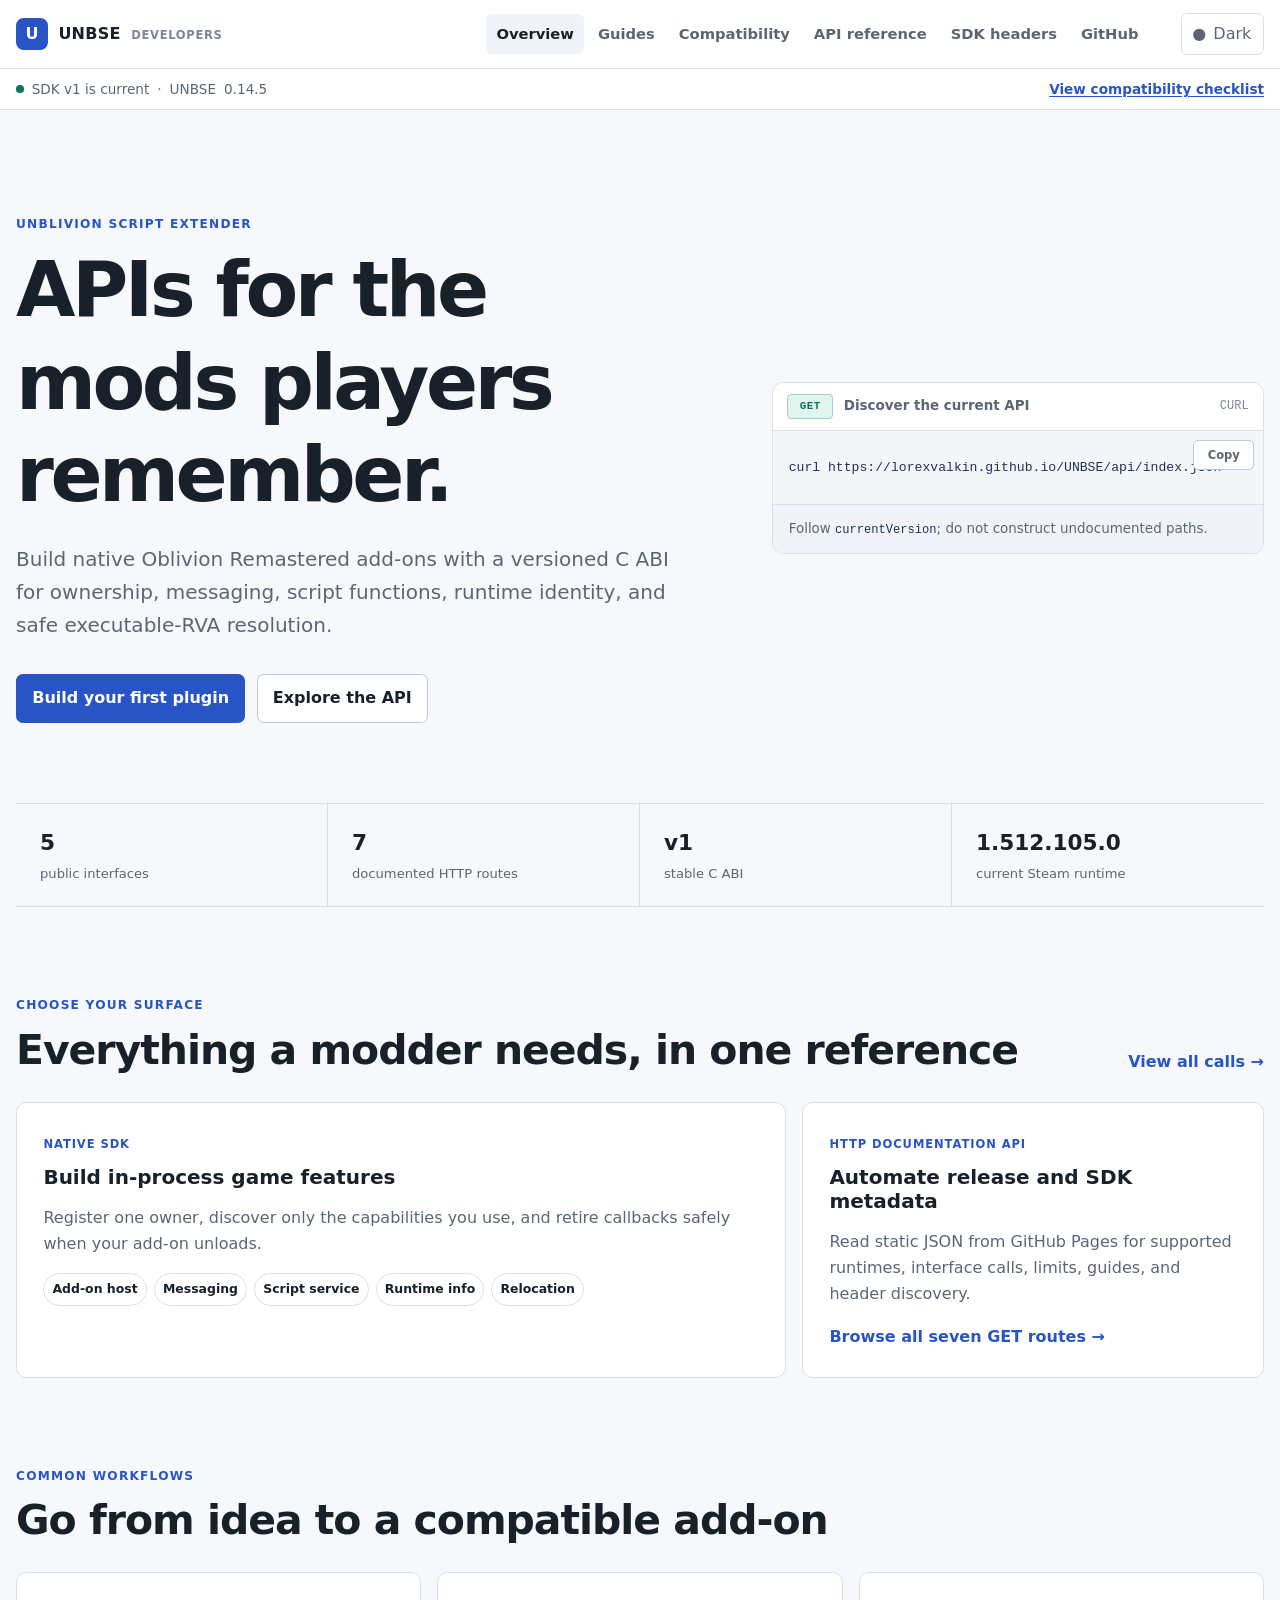
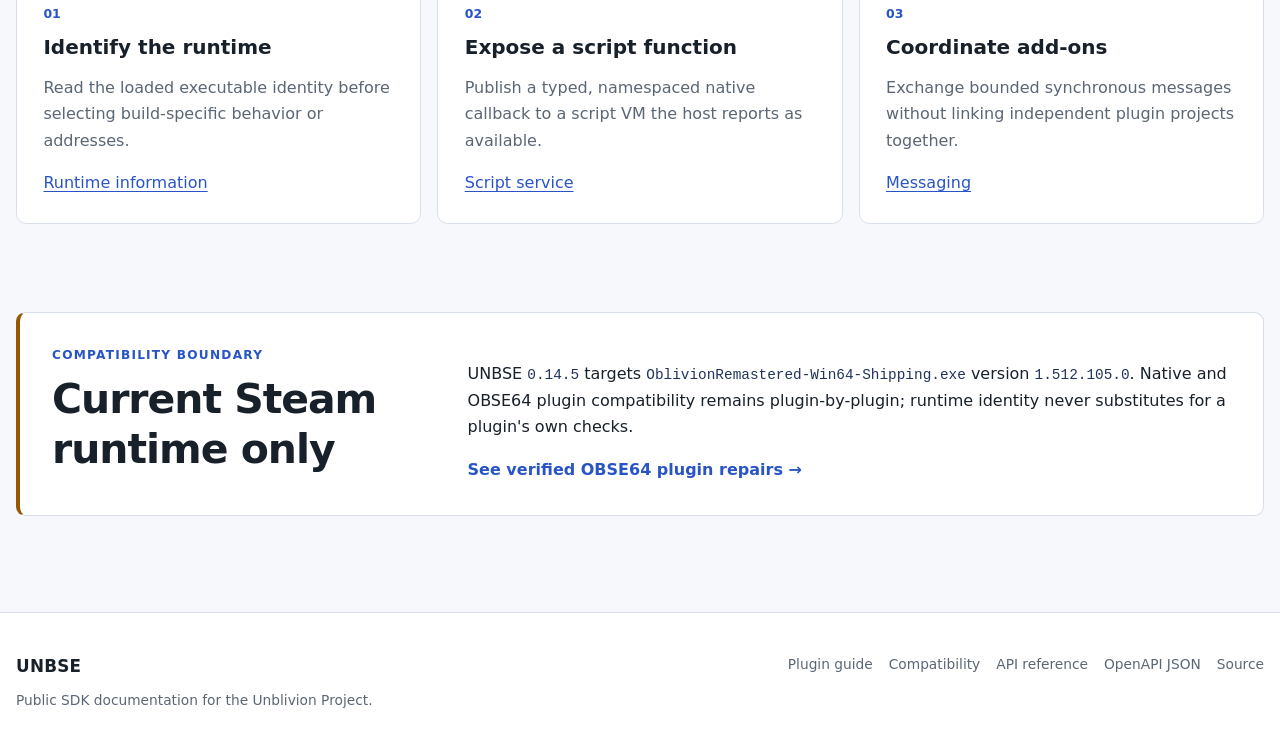
<file: docs/index.html>
<!DOCTYPE html>
<html lang="en">
<head>
  <meta charset="utf-8">
  <meta name="viewport" content="width=device-width, initial-scale=1">
  <meta name="description" content="UNBSE API documentation, SDK calls, compatibility metadata, and native plugin guides for Oblivion Remastered modders.">
  <meta name="color-scheme" content="light dark">
  <title>UNBSE Developer Documentation</title>
  <script>
    document.documentElement.classList.add("js");
    try {
      const savedTheme = localStorage.getItem("unbse-theme");
      if (savedTheme === "light" || savedTheme === "dark") {
        document.documentElement.dataset.theme = savedTheme;
      }
    } catch (_) {}
  </script>
  <link rel="stylesheet" href="styles.css">
  <script src="site.js" defer></script>
</head>
<body>
  <a class="skip-link" href="#main-content">Skip to content</a>

  <header class="site-header">
    <div class="header-inner">
      <a class="brand" href="./" aria-label="UNBSE developer documentation home">
        <span class="brand-mark" aria-hidden="true">U</span>
        <span>UNBSE <small>Developers</small></span>
      </a>
      <nav class="primary-nav" aria-label="Primary navigation">
        <a aria-current="page" href="./">Overview</a>
        <a href="plugin-development.html">Guides</a>
        <a href="compatibility.html">Compatibility</a>
        <a href="api-reference.html">API reference</a>
        <a href="api-reference.html#sdk-headers">SDK headers</a>
        <a href="https://github.com/LorexValkin/UNBSE">GitHub</a>
      </nav>
      <button class="theme-toggle" type="button" data-theme-toggle aria-label="Switch color theme">
        <span aria-hidden="true" data-theme-icon>◐</span>
        <span data-theme-label>Theme</span>
      </button>
    </div>
  </header>

  <div class="release-strip" role="status">
    <div>
      <span class="status-dot" aria-hidden="true"></span>
      SDK v1 is current
      <span aria-hidden="true">·</span>
      UNBSE <span data-release-version>0.14.5</span>
      <a href="compatibility.html">View compatibility checklist</a>
    </div>
  </div>

  <main id="main-content" class="home-main">
    <section class="hero">
      <div>
        <p class="eyebrow">Unblivion Script Extender</p>
        <h1>APIs for the mods players remember.</h1>
        <p class="lede">
          Build native Oblivion Remastered add-ons with a versioned C ABI for
          ownership, messaging, script functions, runtime identity, and safe
          executable-RVA resolution.
        </p>
        <div class="actions">
          <a class="button primary" href="plugin-development.html">Build your first plugin</a>
          <a class="button" href="api-reference.html">Explore the API</a>
        </div>
      </div>
      <section class="quickstart-card" aria-labelledby="quickstart-title">
        <div class="code-heading">
          <div>
            <span class="method-badge get">GET</span>
            <strong id="quickstart-title">Discover the current API</strong>
          </div>
          <span class="code-language">curl</span>
        </div>
        <pre data-copy data-copy-label="Curl request for API discovery"><code>curl https://lorexvalkin.github.io/UNBSE/api/index.json</code></pre>
        <p>Follow <code>currentVersion</code>; do not construct undocumented paths.</p>
      </section>
    </section>

    <section class="stats" aria-label="Current SDK summary">
      <div><strong>5</strong><span>public interfaces</span></div>
      <div><strong>7</strong><span>documented HTTP routes</span></div>
      <div><strong>v1</strong><span>stable C ABI</span></div>
      <div><strong>1.512.105.0</strong><span>current Steam runtime</span></div>
    </section>

    <section class="section-block" aria-labelledby="choose-surface">
      <div class="section-heading">
        <div>
          <p class="eyebrow">Choose your surface</p>
          <h2 id="choose-surface">Everything a modder needs, in one reference</h2>
        </div>
        <a class="text-link" href="api-reference.html">View all calls <span aria-hidden="true">→</span></a>
      </div>
      <div class="surface-grid">
        <article class="surface-card featured">
          <span class="card-kicker">Native SDK</span>
          <h3>Build in-process game features</h3>
          <p>Register one owner, discover only the capabilities you use, and retire callbacks safely when your add-on unloads.</p>
          <ul class="inline-list">
            <li><a href="api-reference.html#sdk-addon-host">Add-on host</a></li>
            <li><a href="api-reference.html#sdk-messaging">Messaging</a></li>
            <li><a href="api-reference.html#sdk-script-service">Script service</a></li>
            <li><a href="api-reference.html#sdk-runtime-info">Runtime info</a></li>
            <li><a href="api-reference.html#sdk-relocation">Relocation</a></li>
          </ul>
        </article>
        <article class="surface-card">
          <span class="card-kicker">HTTP documentation API</span>
          <h3>Automate release and SDK metadata</h3>
          <p>Read static JSON from GitHub Pages for supported runtimes, interface calls, limits, guides, and header discovery.</p>
          <a class="text-link" href="api-reference.html#http-api">Browse all seven GET routes <span aria-hidden="true">→</span></a>
        </article>
      </div>
    </section>

    <section class="section-block" aria-labelledby="modder-workflows">
      <div class="section-heading">
        <div>
          <p class="eyebrow">Common workflows</p>
          <h2 id="modder-workflows">Go from idea to a compatible add-on</h2>
        </div>
      </div>
      <div class="workflow-grid">
        <article>
          <span class="step-number">01</span>
          <h3>Identify the runtime</h3>
          <p>Read the loaded executable identity before selecting build-specific behavior or addresses.</p>
          <a href="api-reference.html#sdk-runtime-info">Runtime information</a>
        </article>
        <article>
          <span class="step-number">02</span>
          <h3>Expose a script function</h3>
          <p>Publish a typed, namespaced native callback to a script VM the host reports as available.</p>
          <a href="api-reference.html#sdk-script-service">Script service</a>
        </article>
        <article>
          <span class="step-number">03</span>
          <h3>Coordinate add-ons</h3>
          <p>Exchange bounded synchronous messages without linking independent plugin projects together.</p>
          <a href="api-reference.html#sdk-messaging">Messaging</a>
        </article>
      </div>
    </section>

    <section id="compatibility" class="compatibility-callout" aria-labelledby="current-target">
      <div>
        <p class="eyebrow">Compatibility boundary</p>
        <h2 id="current-target">Current Steam runtime only</h2>
      </div>
      <div>
        <p>
          UNBSE <code>0.14.5</code> targets
          <code>OblivionRemastered-Win64-Shipping.exe</code> version
          <code>1.512.105.0</code>. Native and OBSE64 plugin compatibility remains
          plugin-by-plugin; runtime identity never substitutes for a plugin's own checks.
        </p>
        <a class="text-link" href="compatibility.html">See verified OBSE64 plugin repairs <span aria-hidden="true">→</span></a>
      </div>
    </section>
  </main>

  <footer class="site-footer">
    <div>
      <div>
        <a class="brand footer-brand" href="./">UNBSE</a>
        <p>Public SDK documentation for the Unblivion Project.</p>
      </div>
      <nav aria-label="Footer navigation">
        <a href="plugin-development.html">Plugin guide</a>
        <a href="compatibility.html">Compatibility</a>
        <a href="api-reference.html">API reference</a>
        <a href="api/v1/openapi.json">OpenAPI JSON</a>
        <a href="https://github.com/LorexValkin/UNBSE">Source</a>
      </nav>
    </div>
  </footer>
</body>
</html>
</file>
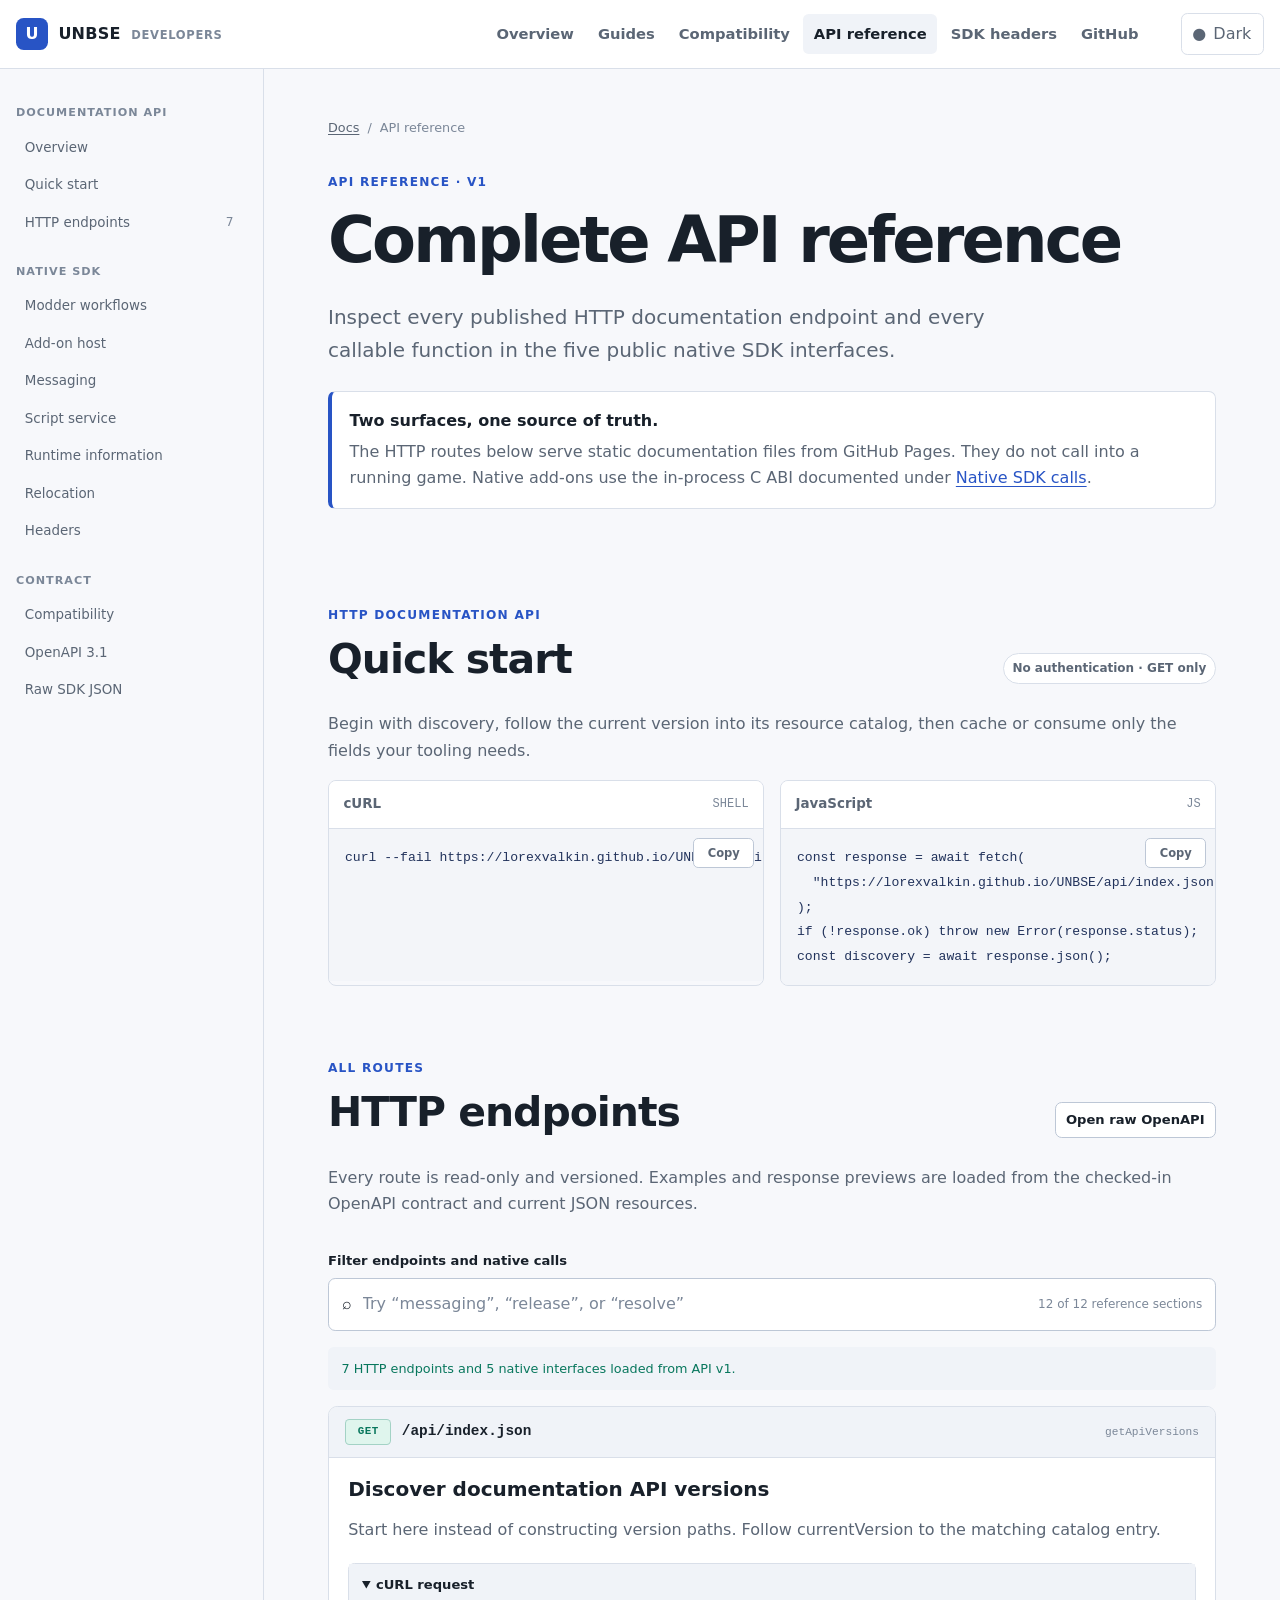
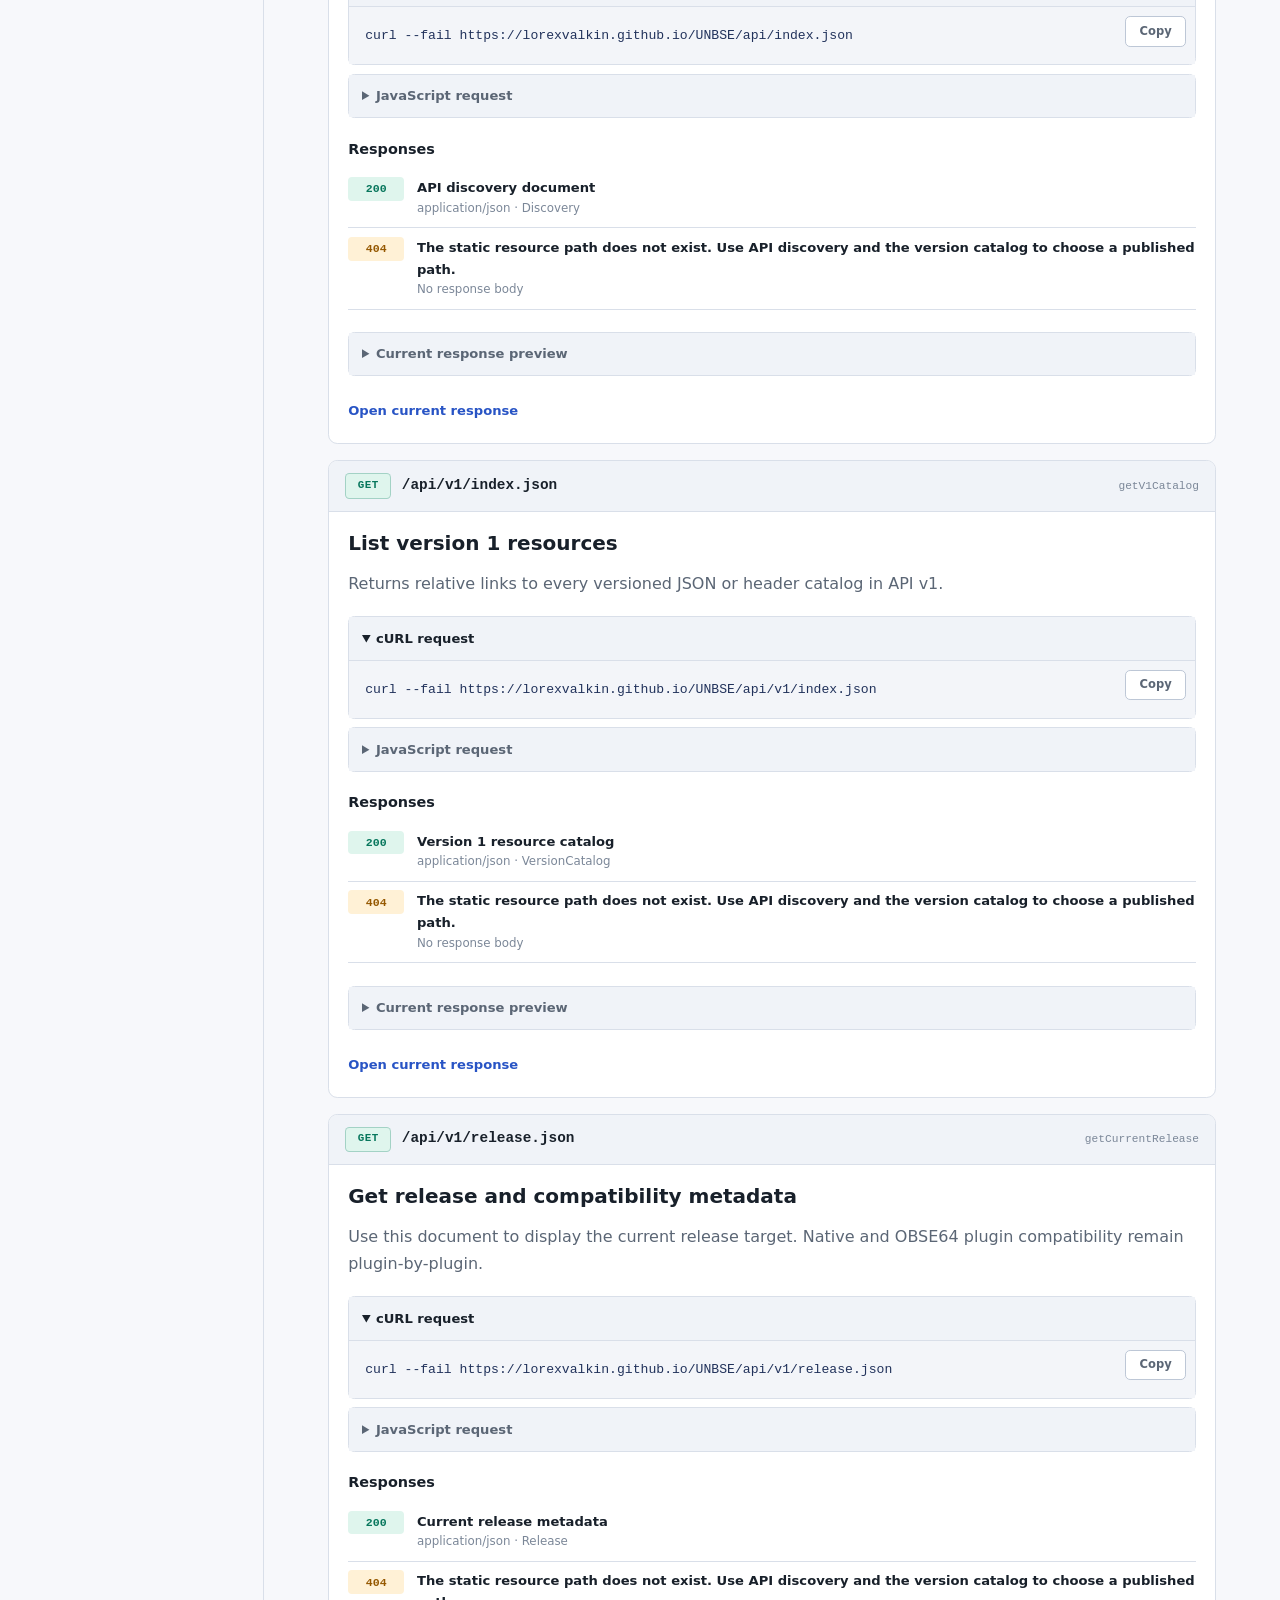
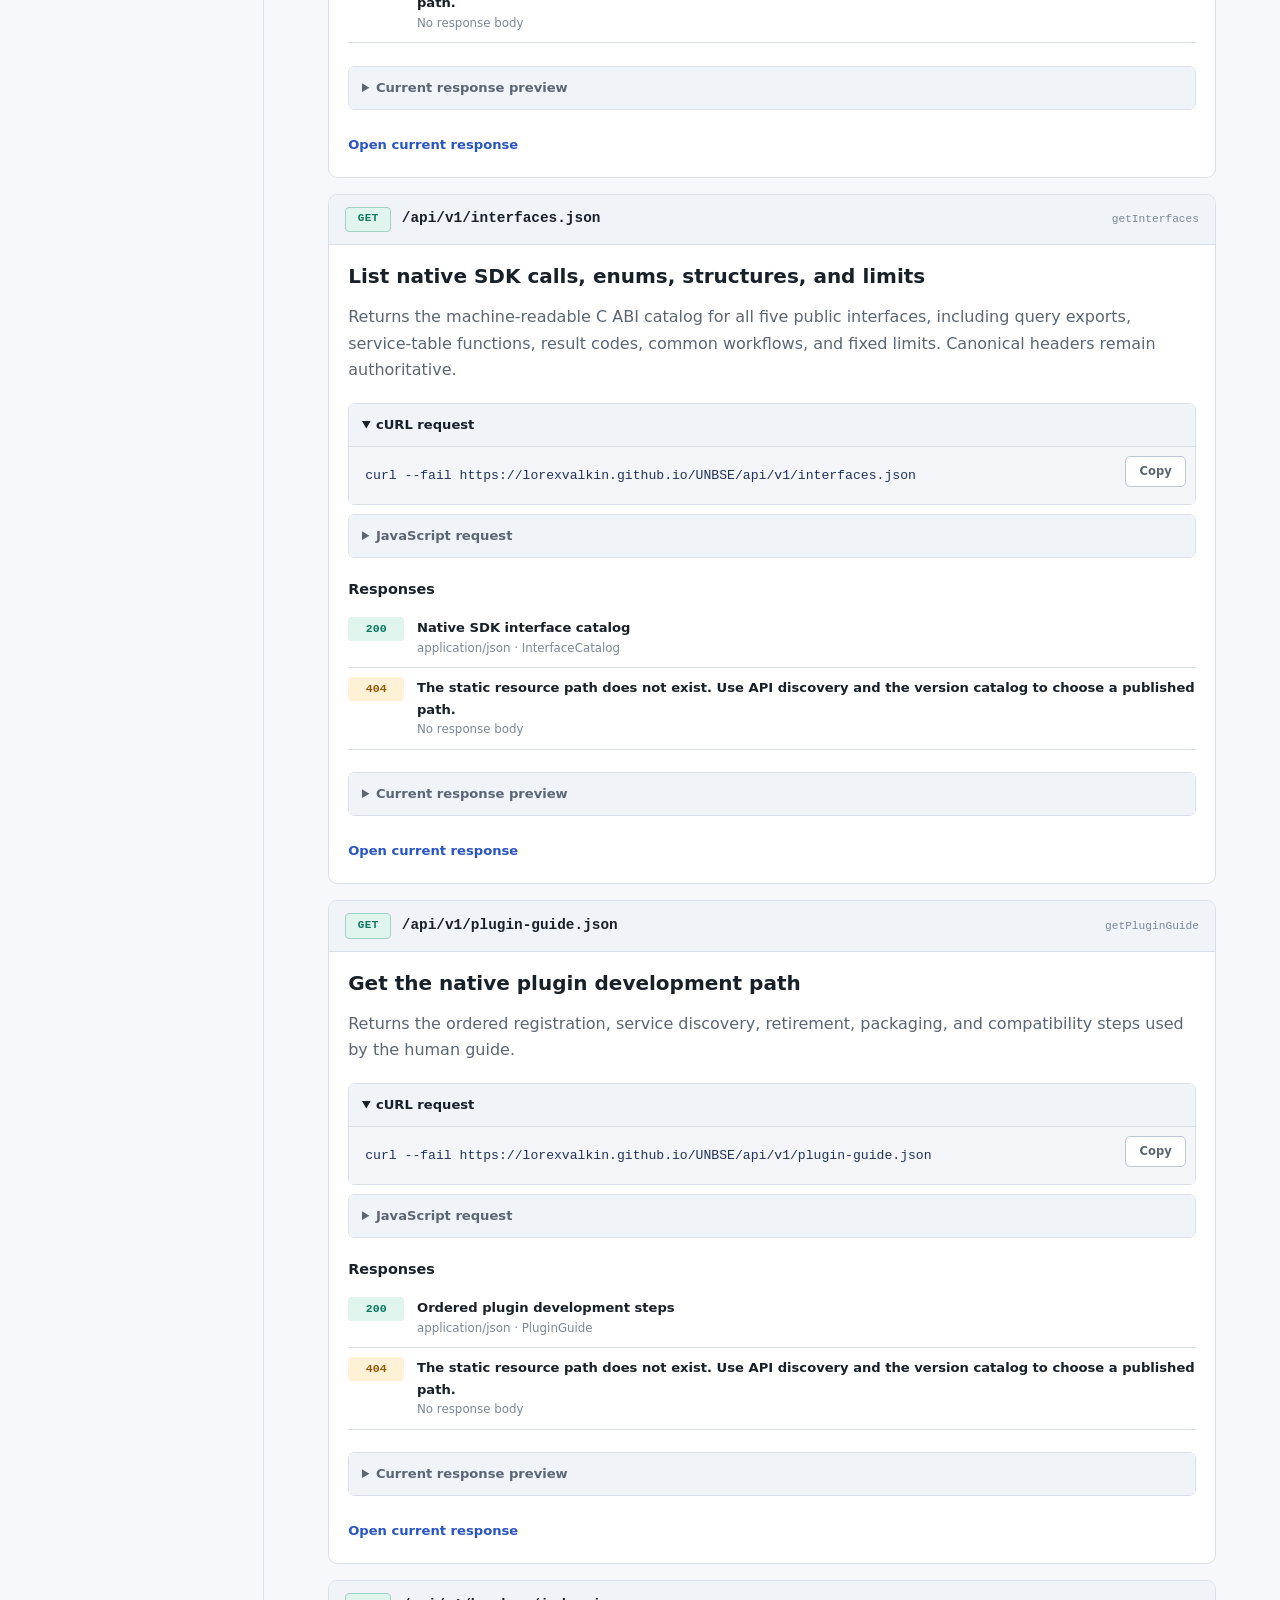
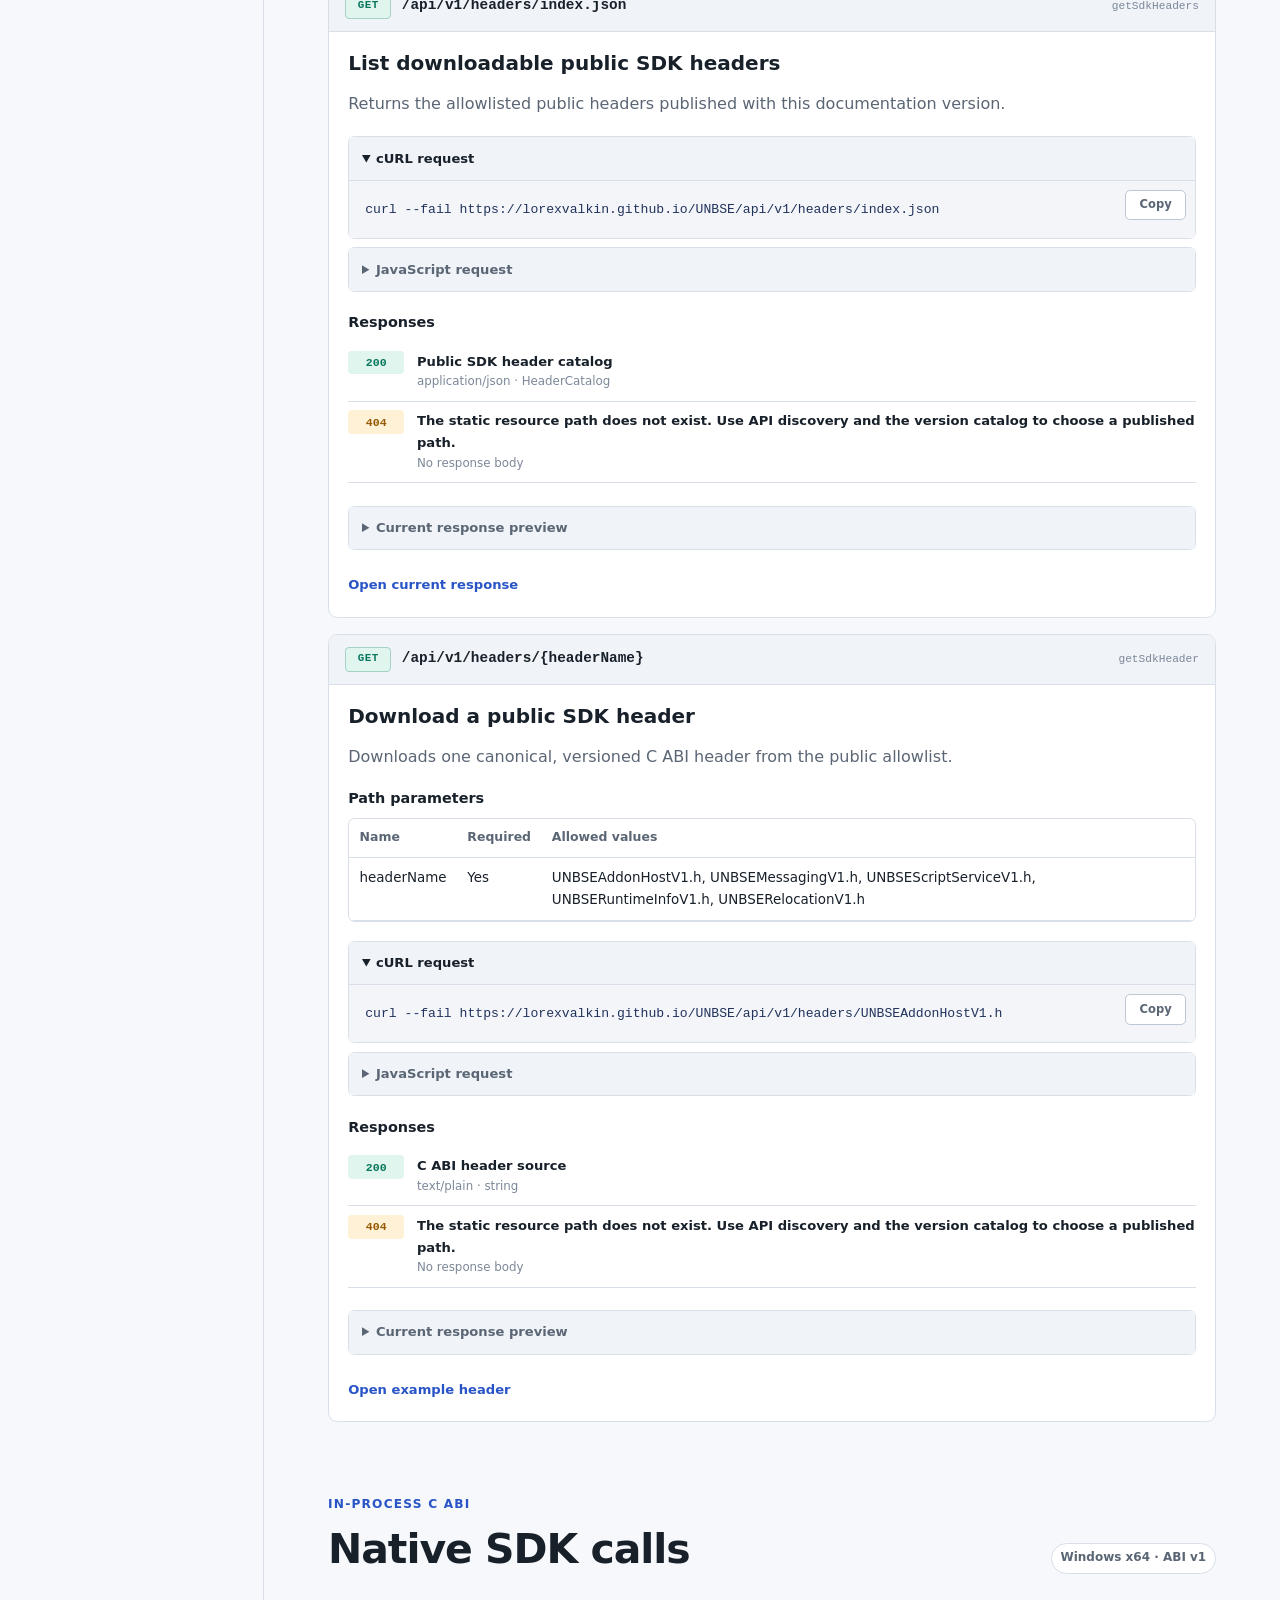
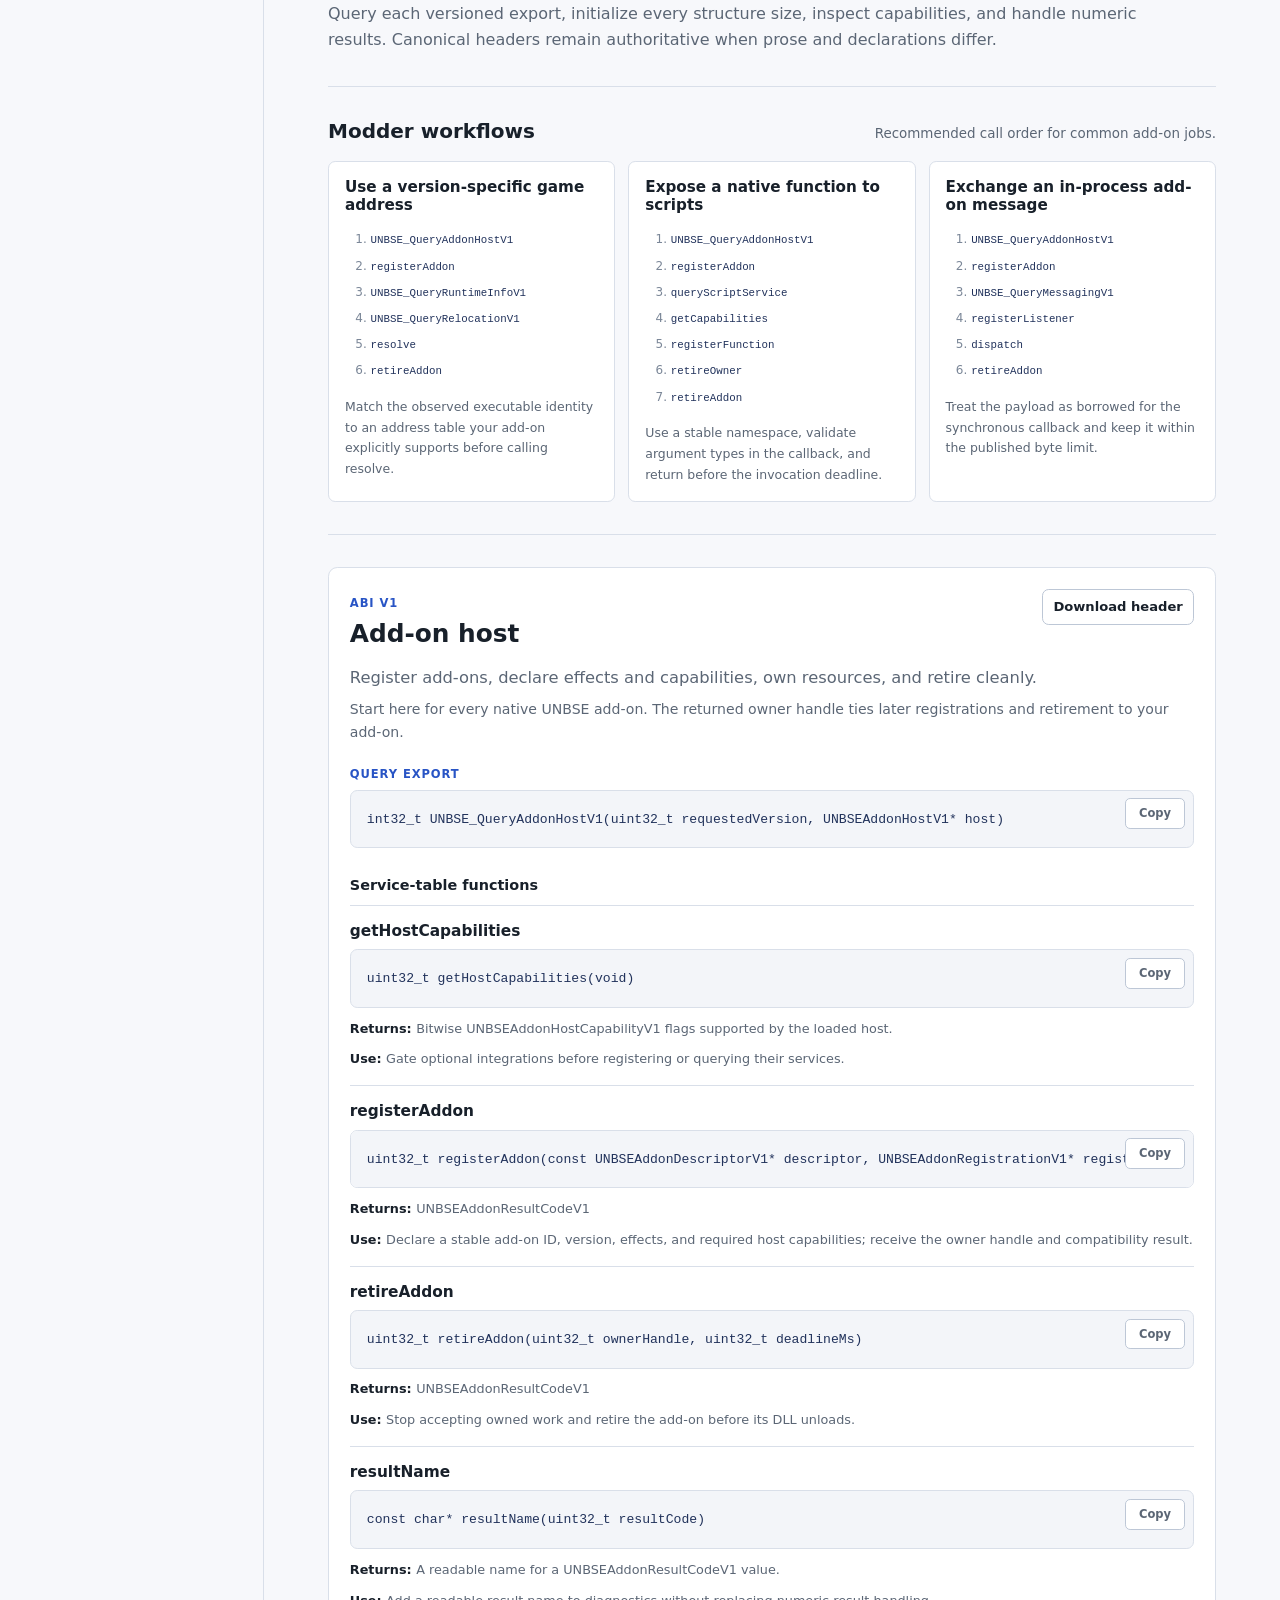
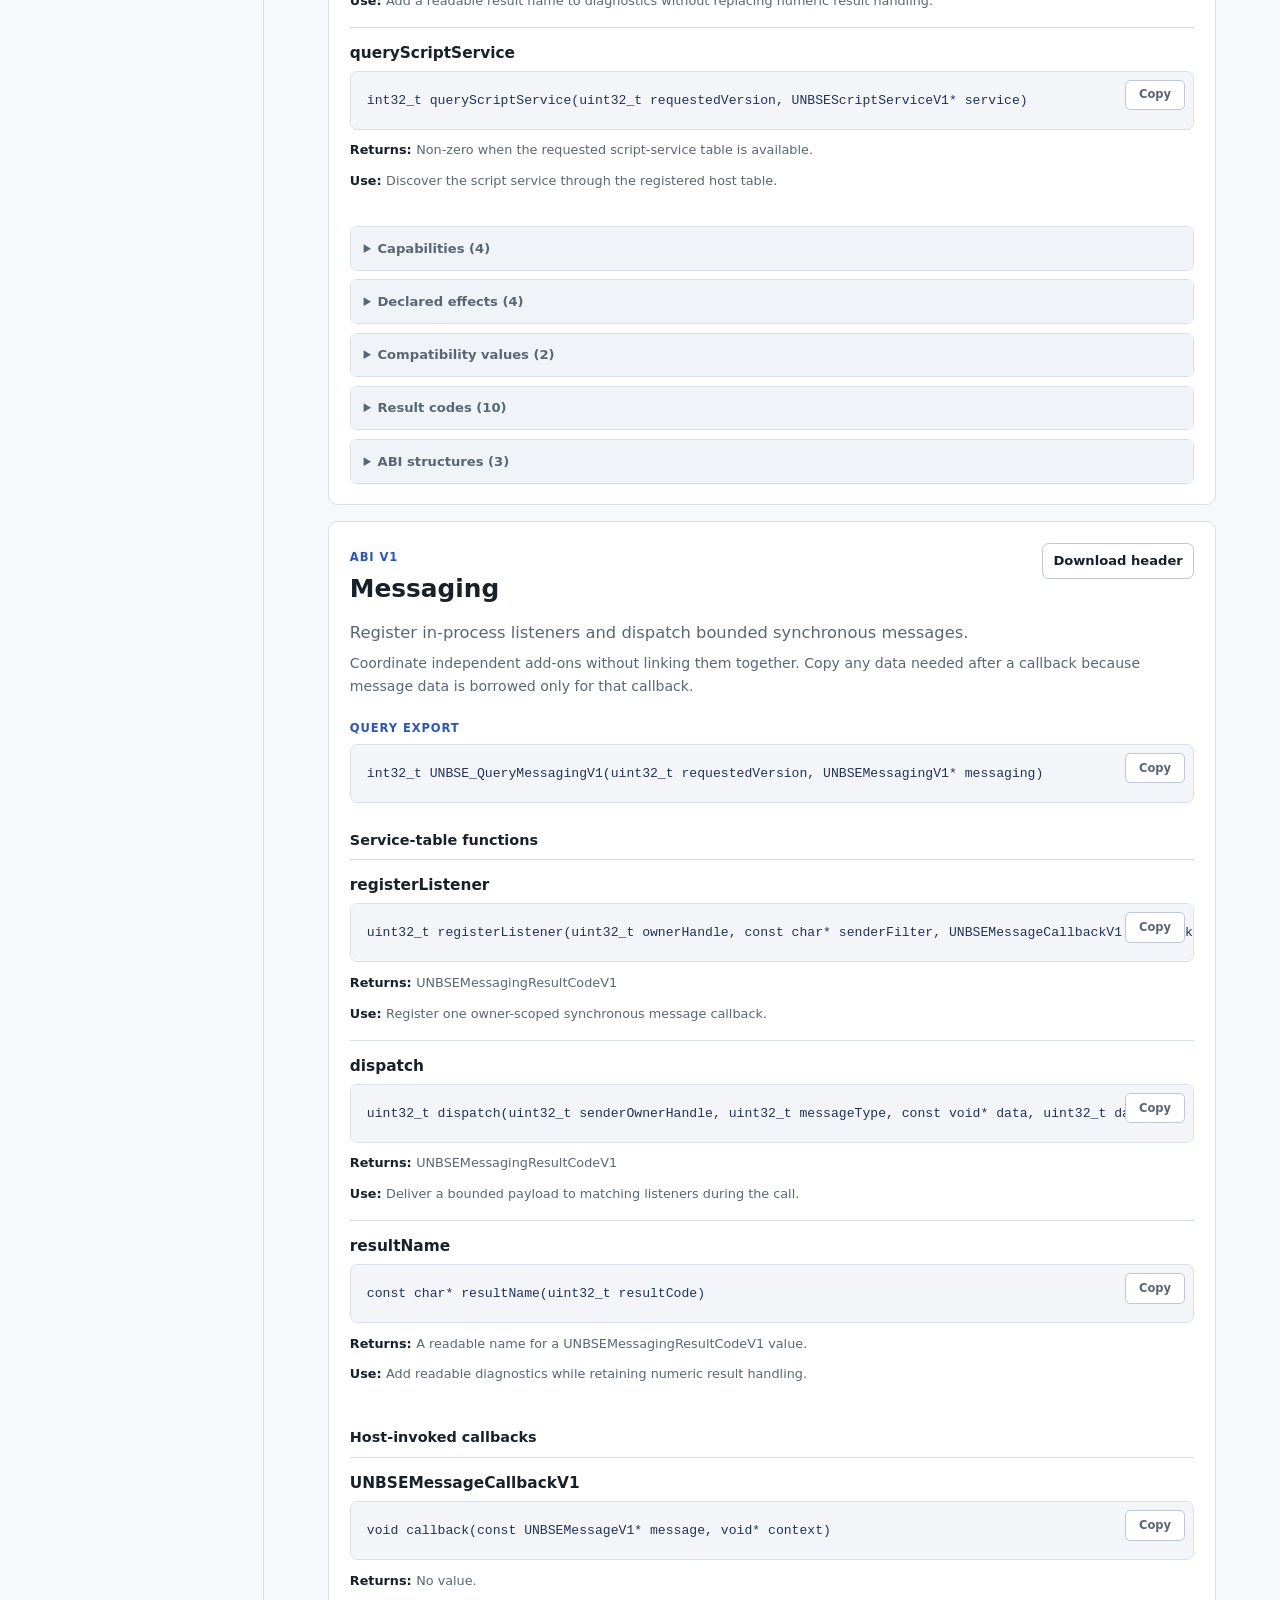
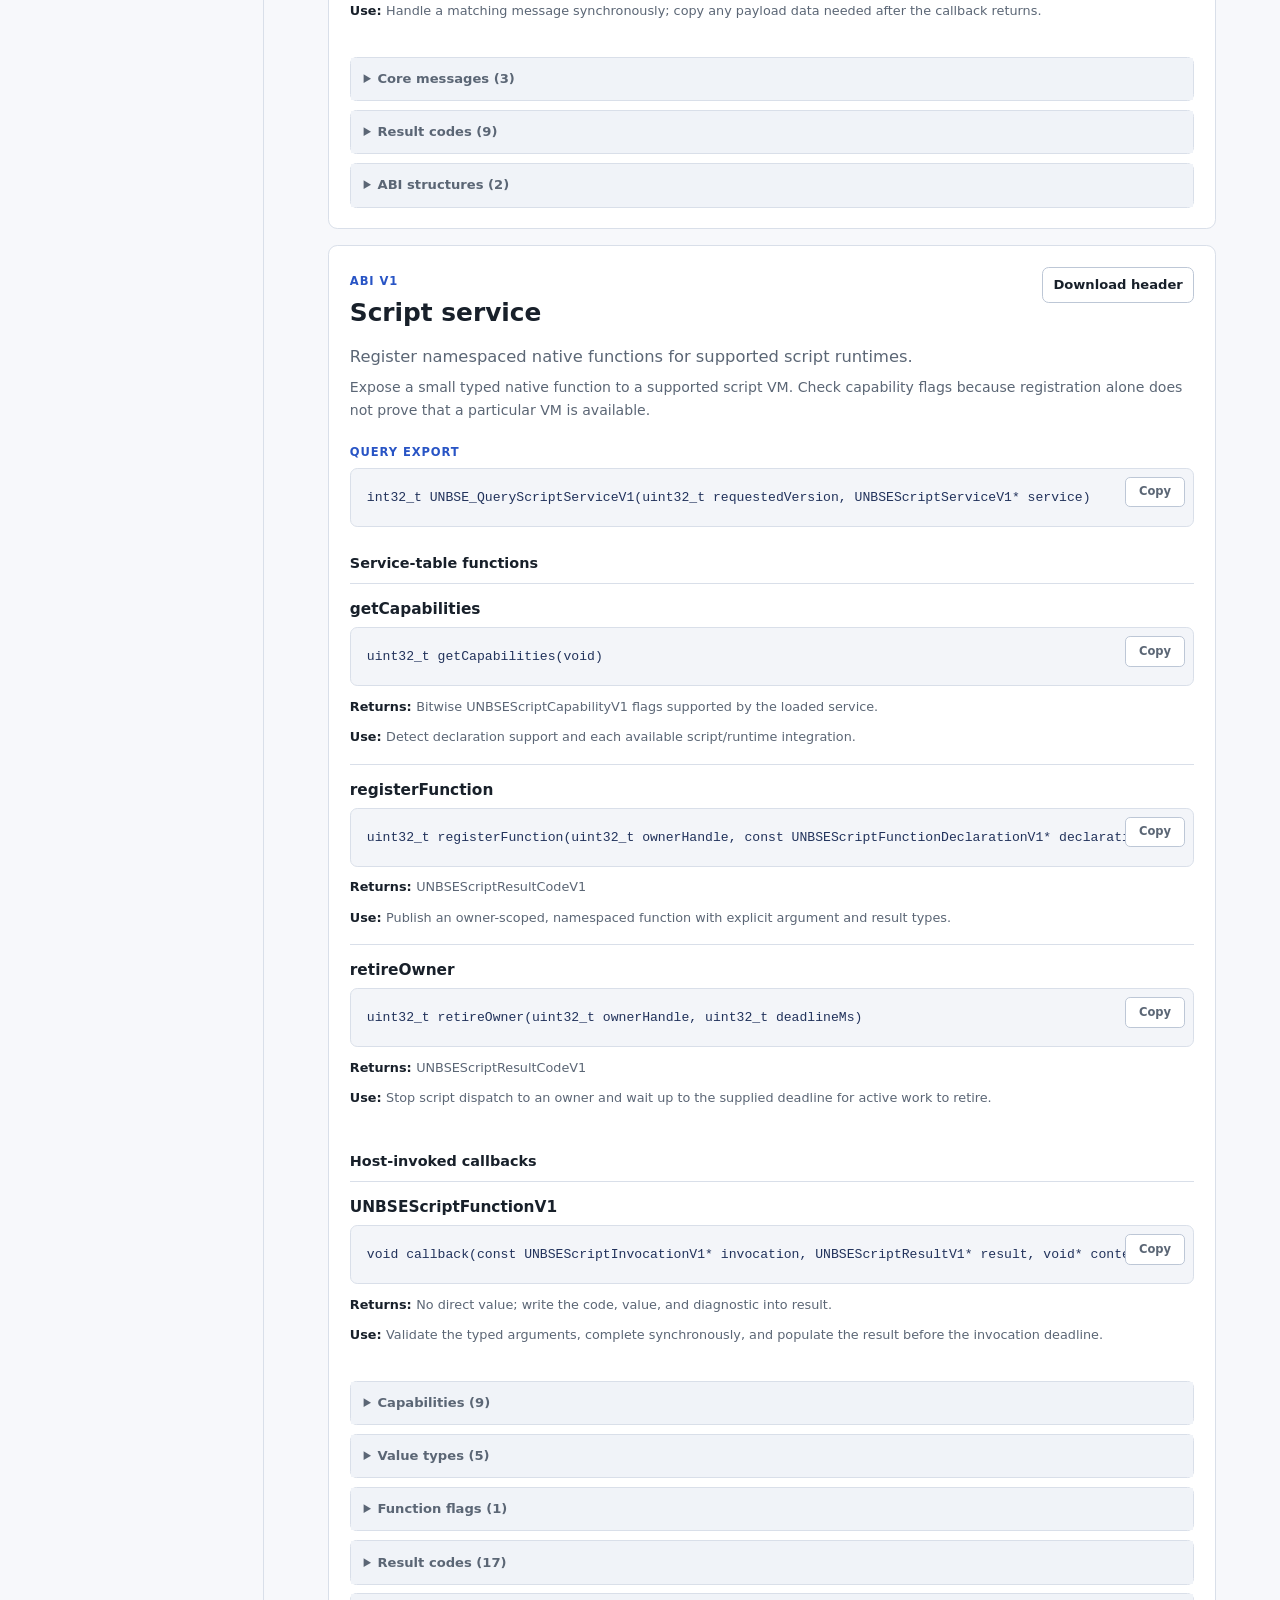
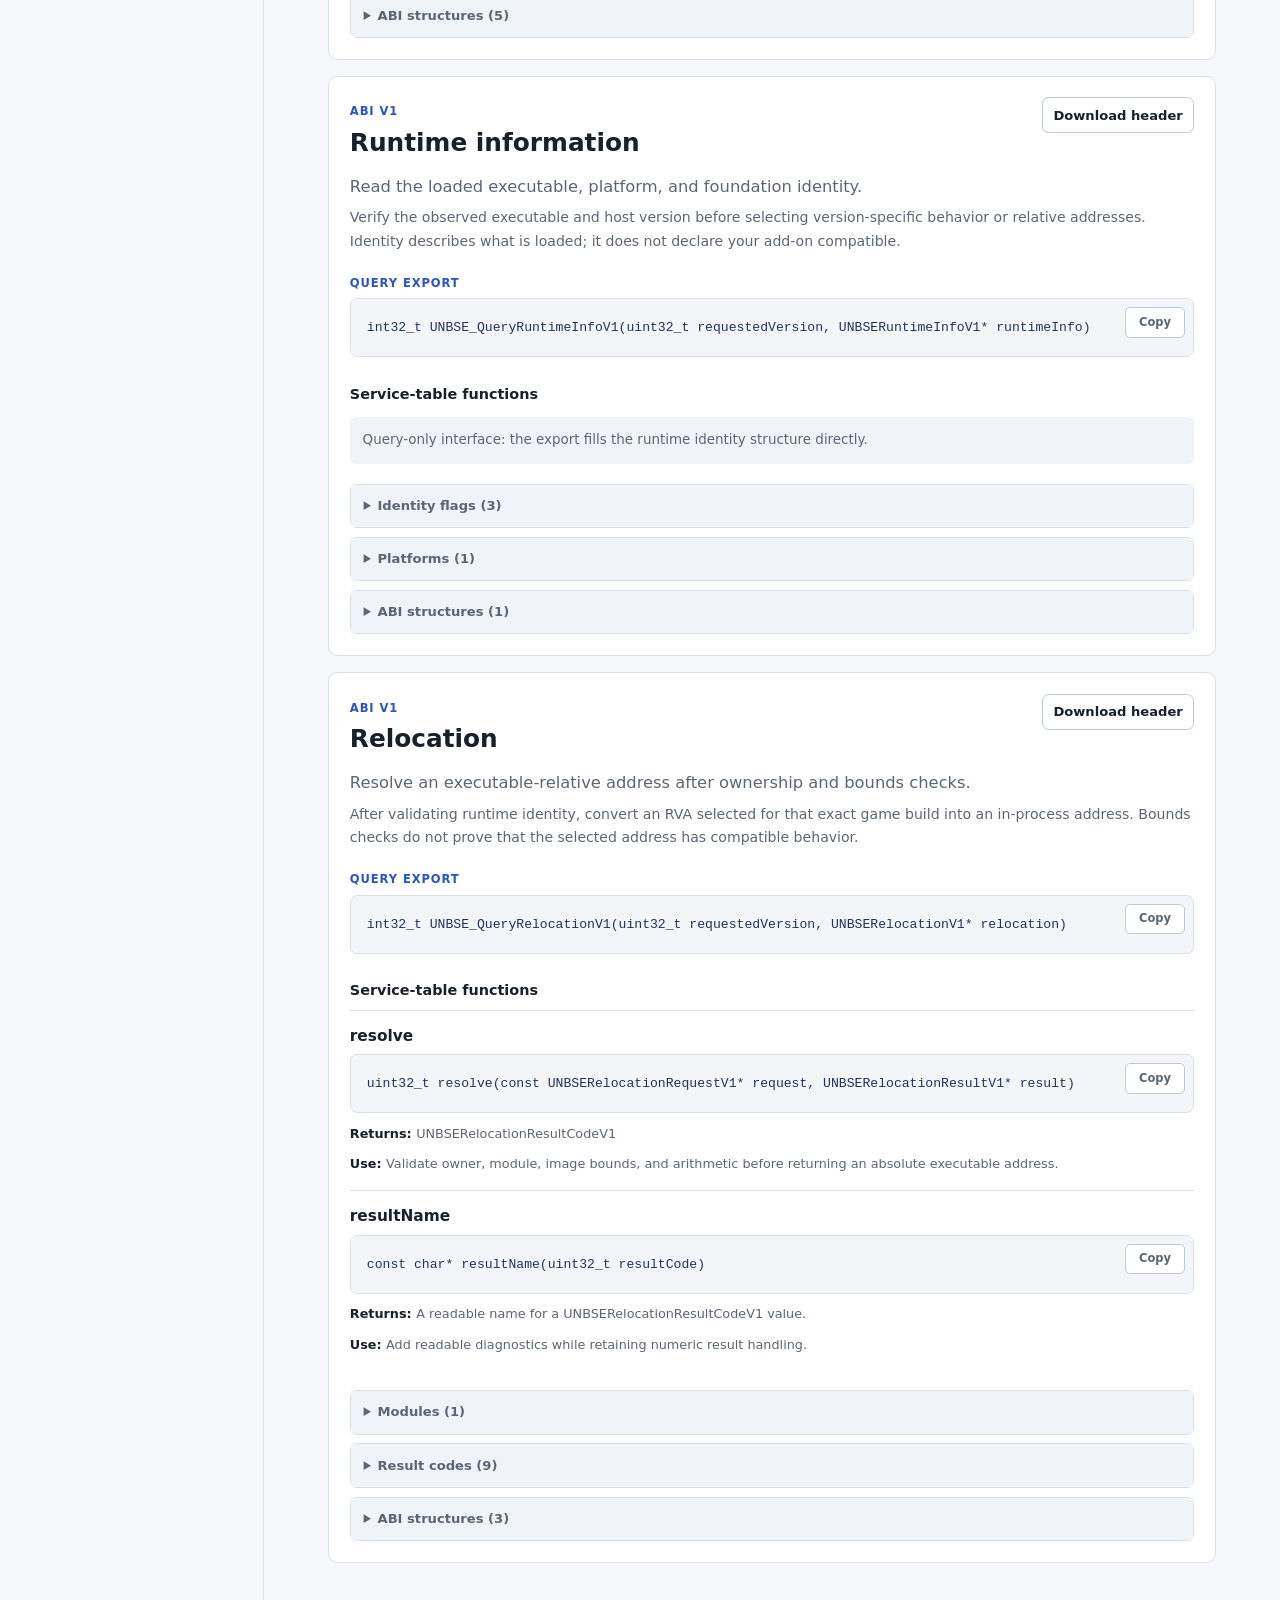
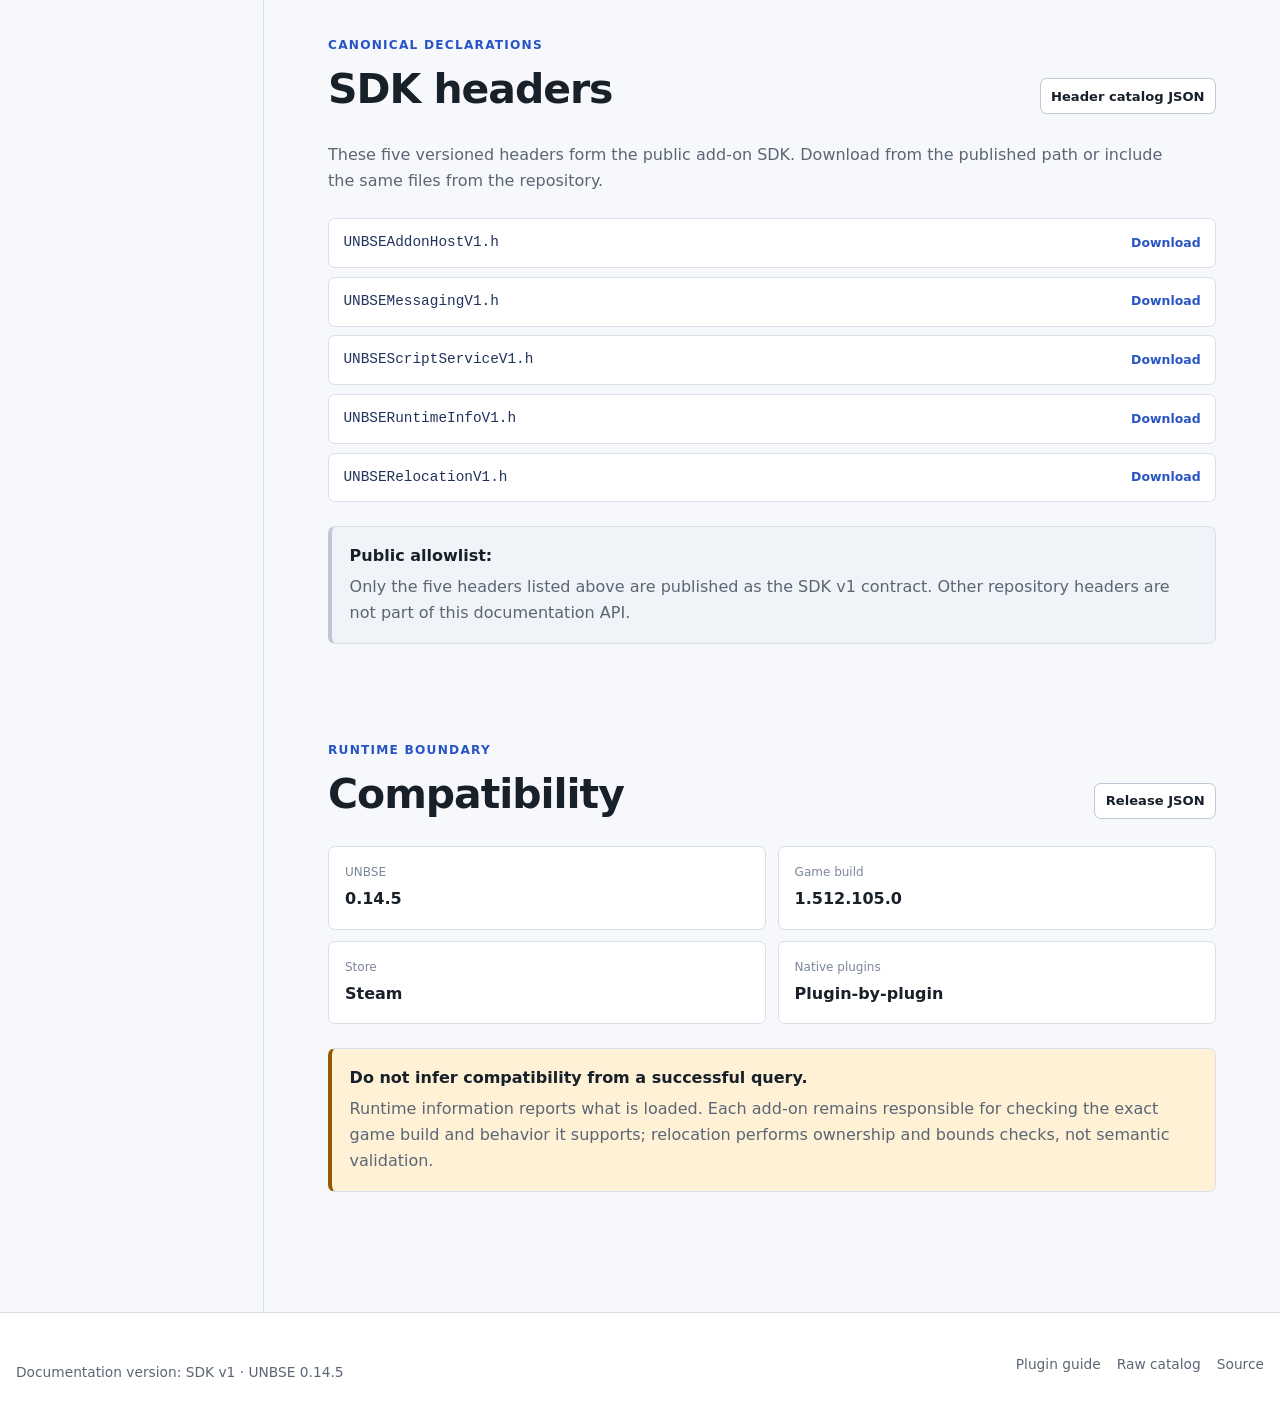
<file: docs/api-reference.html>
<!DOCTYPE html>
<html lang="en">
<head>
  <meta charset="utf-8">
  <meta name="viewport" content="width=device-width, initial-scale=1">
  <meta name="description" content="Complete UNBSE HTTP documentation API and native SDK call reference for mod developers.">
  <meta name="color-scheme" content="light dark">
  <title>API Reference · UNBSE Developers</title>
  <script>
    document.documentElement.classList.add("js");
    try {
      const savedTheme = localStorage.getItem("unbse-theme");
      if (savedTheme === "light" || savedTheme === "dark") {
        document.documentElement.dataset.theme = savedTheme;
      }
    } catch (_) {}
  </script>
  <link rel="stylesheet" href="styles.css">
  <script src="site.js" defer></script>
</head>
<body>
  <a class="skip-link" href="#main-content">Skip to content</a>

  <header class="site-header">
    <div class="header-inner">
      <a class="brand" href="./" aria-label="UNBSE developer documentation home">
        <span class="brand-mark" aria-hidden="true">U</span>
        <span>UNBSE <small>Developers</small></span>
      </a>
      <nav class="primary-nav" aria-label="Primary navigation">
        <a href="./">Overview</a>
        <a href="plugin-development.html">Guides</a>
        <a href="compatibility.html">Compatibility</a>
        <a aria-current="page" href="api-reference.html">API reference</a>
        <a href="#sdk-headers">SDK headers</a>
        <a href="https://github.com/LorexValkin/UNBSE">GitHub</a>
      </nav>
      <button class="theme-toggle" type="button" data-theme-toggle aria-label="Switch color theme">
        <span aria-hidden="true" data-theme-icon>◐</span>
        <span data-theme-label>Theme</span>
      </button>
    </div>
  </header>

  <div class="docs-layout">
    <aside class="docs-sidebar" aria-label="API reference sections">
      <div class="sidebar-inner">
        <p class="sidebar-label">Documentation API</p>
        <nav aria-label="Documentation API sections">
          <a href="#overview">Overview</a>
          <a href="#quickstart">Quick start</a>
          <a href="#http-api">HTTP endpoints <span>7</span></a>
        </nav>
        <p class="sidebar-label">Native SDK</p>
        <nav aria-label="Native SDK sections">
          <a href="#sdk-workflows">Modder workflows</a>
          <a href="#sdk-addon-host">Add-on host</a>
          <a href="#sdk-messaging">Messaging</a>
          <a href="#sdk-script-service">Script service</a>
          <a href="#sdk-runtime-info">Runtime information</a>
          <a href="#sdk-relocation">Relocation</a>
          <a href="#sdk-headers">Headers</a>
        </nav>
        <p class="sidebar-label">Contract</p>
        <nav aria-label="API contract resources">
          <a href="#compatibility">Compatibility</a>
          <a href="api/v1/openapi.json">OpenAPI 3.1</a>
          <a href="api/v1/interfaces.json">Raw SDK JSON</a>
        </nav>
      </div>
    </aside>

    <main id="main-content" class="api-main" data-api-reference>
      <section id="overview" class="api-intro">
        <div class="breadcrumb"><a href="./">Docs</a><span aria-hidden="true">/</span>API reference</div>
        <p class="eyebrow">API reference · v1</p>
        <h1>Complete API reference</h1>
        <p class="lede">
          Inspect every published HTTP documentation endpoint and every callable
          function in the five public native SDK interfaces.
        </p>
        <div class="notice info">
          <strong>Two surfaces, one source of truth.</strong>
          <p>
            The HTTP routes below serve static documentation files from GitHub Pages.
            They do not call into a running game. Native add-ons use the in-process
            C ABI documented under <a href="#native-sdk">Native SDK calls</a>.
          </p>
        </div>
      </section>

      <section id="quickstart" class="reference-section">
        <div class="reference-heading">
          <div>
            <p class="eyebrow">HTTP documentation API</p>
            <h2>Quick start</h2>
          </div>
          <span class="version-pill">No authentication · GET only</span>
        </div>
        <p>
          Begin with discovery, follow the current version into its resource
          catalog, then cache or consume only the fields your tooling needs.
        </p>
        <div class="two-column-code">
          <div>
            <div class="code-heading">
              <strong>cURL</strong>
              <span class="code-language">shell</span>
            </div>
            <pre data-copy data-copy-label="Curl documentation API quick start"><code>curl --fail https://lorexvalkin.github.io/UNBSE/api/index.json</code></pre>
          </div>
          <div>
            <div class="code-heading">
              <strong>JavaScript</strong>
              <span class="code-language">js</span>
            </div>
            <pre data-copy data-copy-label="JavaScript documentation API quick start"><code>const response = await fetch(
  "https://lorexvalkin.github.io/UNBSE/api/index.json"
);
if (!response.ok) throw new Error(response.status);
const discovery = await response.json();</code></pre>
          </div>
        </div>
      </section>

      <section id="http-api" class="reference-section">
        <div class="reference-heading">
          <div>
            <p class="eyebrow">All routes</p>
            <h2>HTTP endpoints</h2>
          </div>
          <a class="button compact" href="api/v1/openapi.json">Open raw OpenAPI</a>
        </div>
        <p>
          Every route is read-only and versioned. Examples and response previews
          are loaded from the checked-in OpenAPI contract and current JSON resources.
        </p>
        <div class="reference-search">
          <label for="api-search">Filter endpoints and native calls</label>
          <div class="search-field">
            <span aria-hidden="true">⌕</span>
            <input id="api-search" type="search" placeholder="Try “messaging”, “release”, or “resolve”" autocomplete="off">
            <span class="search-count" data-search-count aria-live="polite">Loading reference…</span>
          </div>
        </div>
        <div class="api-status" data-api-status role="status">Loading the versioned API contract…</div>
        <div class="endpoint-list" data-endpoint-list></div>
        <noscript>
          <div class="notice warning">
            <strong>JavaScript is disabled.</strong>
            <p>The complete static route list remains available below; enable JavaScript for generated examples and response previews.</p>
          </div>
          <div class="table-scroll">
            <table>
              <thead><tr><th>Method</th><th>Path</th><th>Purpose</th></tr></thead>
              <tbody>
                <tr><td>GET</td><td><code>/api/index.json</code></td><td>Version discovery</td></tr>
                <tr><td>GET</td><td><code>/api/v1/index.json</code></td><td>Version 1 catalog</td></tr>
                <tr><td>GET</td><td><code>/api/v1/release.json</code></td><td>Release compatibility</td></tr>
                <tr><td>GET</td><td><code>/api/v1/interfaces.json</code></td><td>Native SDK calls and limits</td></tr>
                <tr><td>GET</td><td><code>/api/v1/plugin-guide.json</code></td><td>Plugin workflow</td></tr>
                <tr><td>GET</td><td><code>/api/v1/headers/index.json</code></td><td>Public header catalog</td></tr>
                <tr><td>GET</td><td><code>/api/v1/headers/{headerName}</code></td><td>Header download</td></tr>
              </tbody>
            </table>
          </div>
        </noscript>
      </section>

      <section id="native-sdk" class="reference-section">
        <div class="reference-heading">
          <div>
            <p class="eyebrow">In-process C ABI</p>
            <h2>Native SDK calls</h2>
          </div>
          <span class="version-pill">Windows x64 · ABI v1</span>
        </div>
        <p>
          Query each versioned export, initialize every structure size, inspect
          capabilities, and handle numeric results. Canonical headers remain
          authoritative when prose and declarations differ.
        </p>
        <div id="sdk-workflows" class="workflow-reference" data-sdk-workflows></div>
        <div class="sdk-list" data-sdk-list></div>
      </section>

      <section id="sdk-headers" class="reference-section">
        <div class="reference-heading">
          <div>
            <p class="eyebrow">Canonical declarations</p>
            <h2>SDK headers</h2>
          </div>
          <a class="button compact" href="api/v1/headers/index.json">Header catalog JSON</a>
        </div>
        <p>
          These five versioned headers form the public add-on SDK. Download from
          the published path or include the same files from the repository.
        </p>
        <div class="header-downloads" data-header-list>
          <a href="api/v1/headers/UNBSEAddonHostV1.h"><code>UNBSEAddonHostV1.h</code><span>Download</span></a>
          <a href="api/v1/headers/UNBSEMessagingV1.h"><code>UNBSEMessagingV1.h</code><span>Download</span></a>
          <a href="api/v1/headers/UNBSEScriptServiceV1.h"><code>UNBSEScriptServiceV1.h</code><span>Download</span></a>
          <a href="api/v1/headers/UNBSERuntimeInfoV1.h"><code>UNBSERuntimeInfoV1.h</code><span>Download</span></a>
          <a href="api/v1/headers/UNBSERelocationV1.h"><code>UNBSERelocationV1.h</code><span>Download</span></a>
        </div>
        <div class="notice subtle">
          <strong>Public allowlist:</strong>
          <p>Only the five headers listed above are published as the SDK v1 contract. Other repository headers are not part of this documentation API.</p>
        </div>
      </section>

      <section id="compatibility" class="reference-section">
        <div class="reference-heading">
          <div>
            <p class="eyebrow">Runtime boundary</p>
            <h2>Compatibility</h2>
          </div>
          <a class="button compact" href="api/v1/release.json">Release JSON</a>
        </div>
        <div class="compatibility-grid">
          <div><span>UNBSE</span><strong data-release-version>0.14.5</strong></div>
          <div><span>Game build</span><strong data-game-version>1.512.105.0</strong></div>
          <div><span>Store</span><strong data-game-store>Steam</strong></div>
          <div><span>Native plugins</span><strong>Plugin-by-plugin</strong></div>
        </div>
        <div class="notice warning">
          <strong>Do not infer compatibility from a successful query.</strong>
          <p>
            Runtime information reports what is loaded. Each add-on remains
            responsible for checking the exact game build and behavior it supports;
            relocation performs ownership and bounds checks, not semantic validation.
          </p>
        </div>
      </section>
    </main>
  </div>

  <footer class="site-footer docs-footer">
    <div>
      <p>Documentation version: SDK v1 · UNBSE <span data-release-version>0.14.5</span></p>
      <nav aria-label="Footer navigation">
        <a href="plugin-development.html">Plugin guide</a>
        <a href="api/v1/index.json">Raw catalog</a>
        <a href="https://github.com/LorexValkin/UNBSE">Source</a>
      </nav>
    </div>
  </footer>
</body>
</html>
</file>
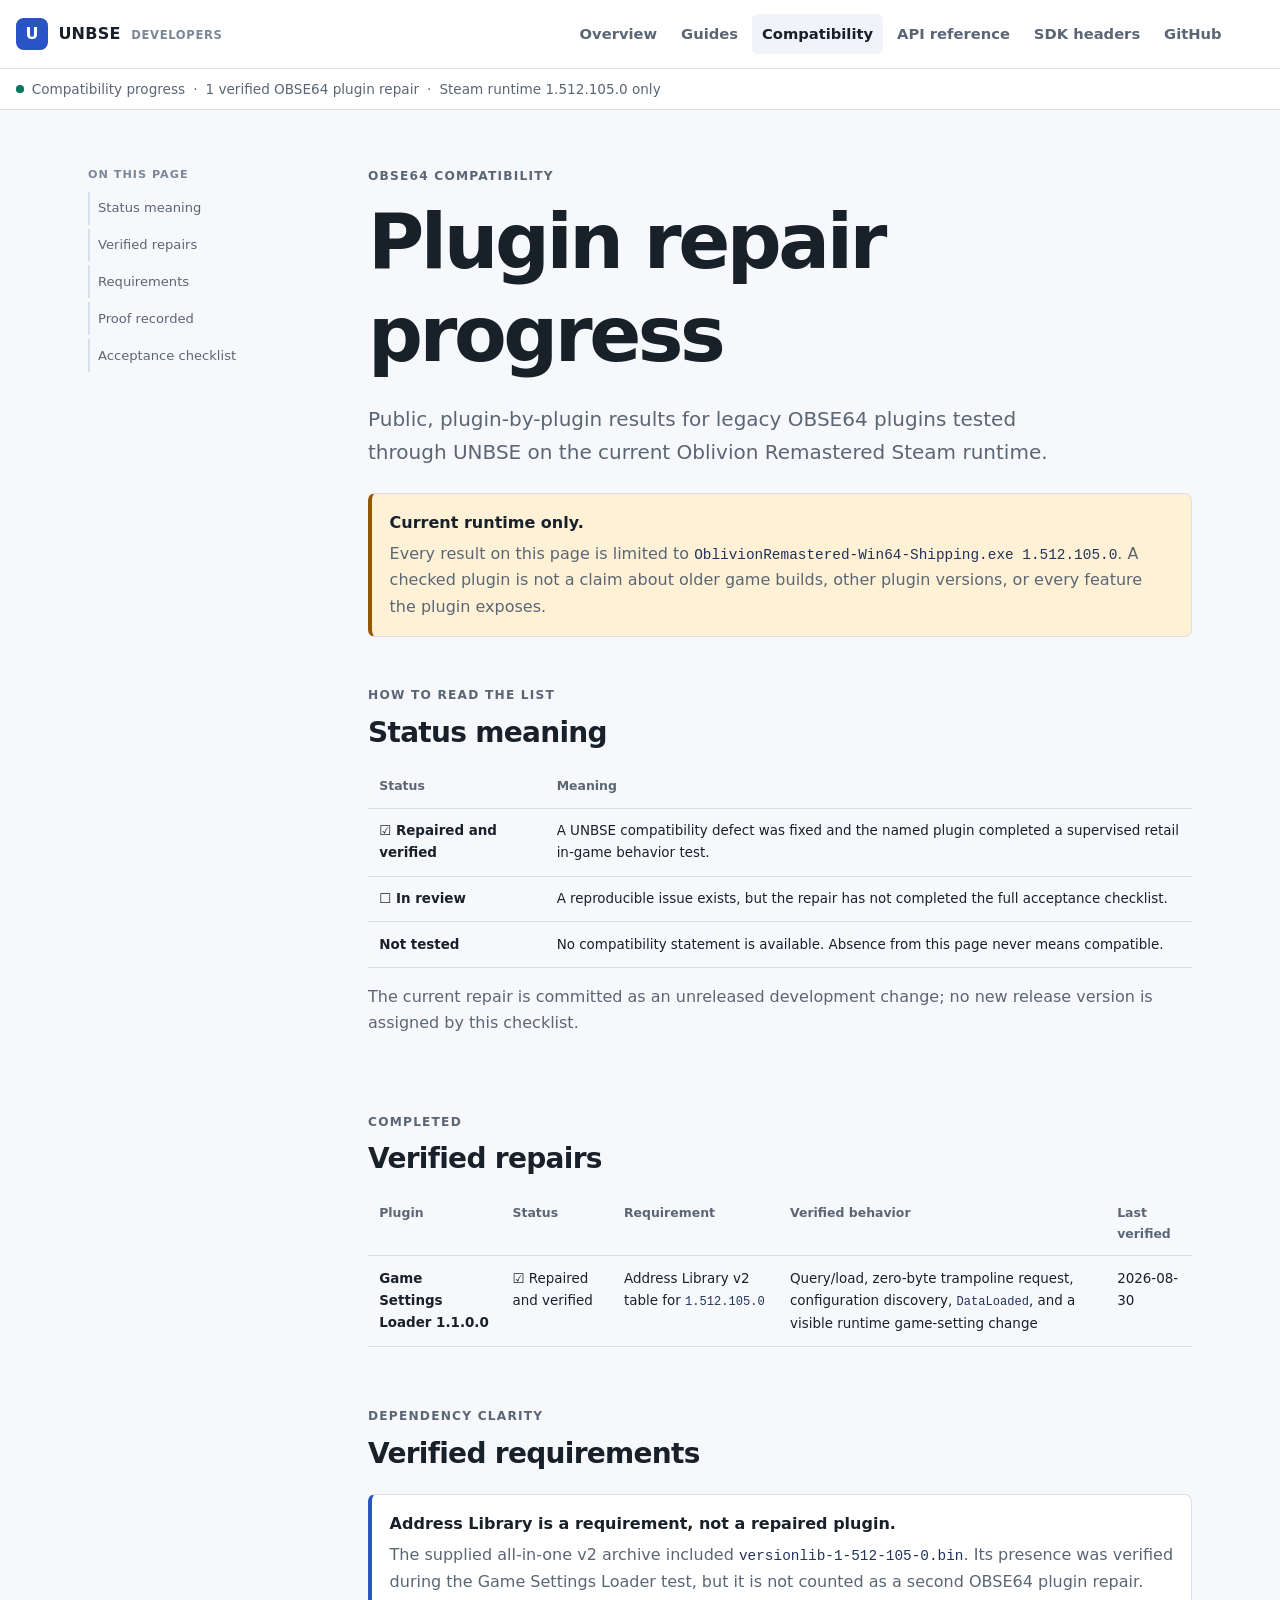
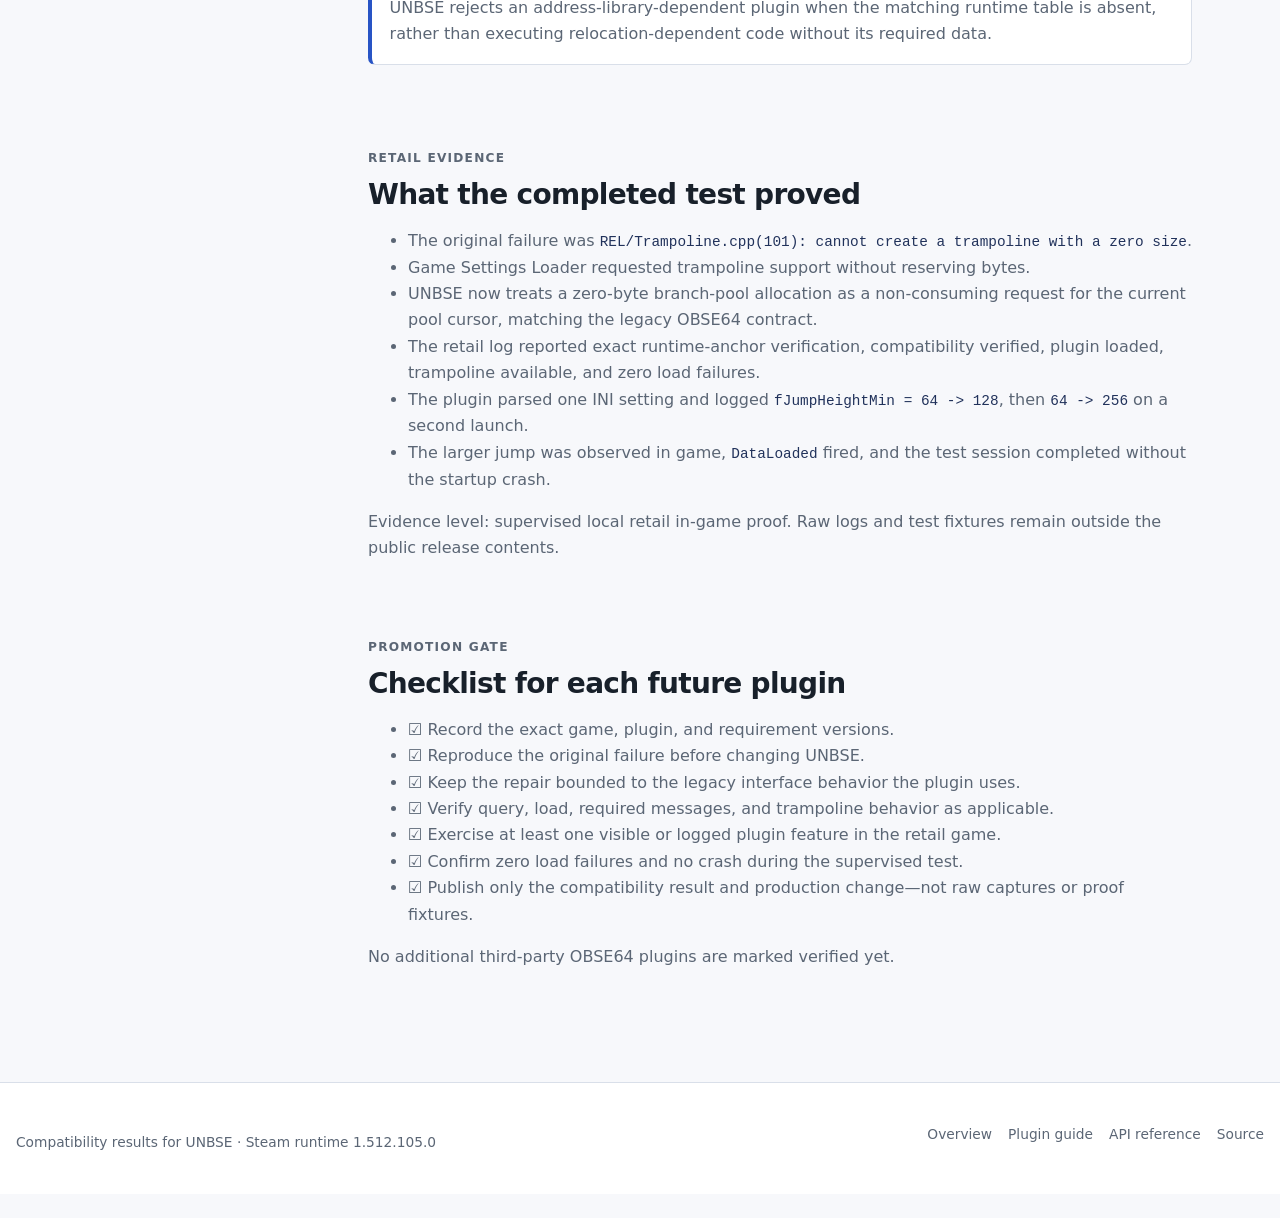
<file: docs/compatibility.html>
<!doctype html>
<html lang="en">
<head>
  <meta charset="utf-8">
  <meta name="viewport" content="width=device-width, initial-scale=1">
  <meta name="description" content="Public UNBSE checklist for repaired and verified OBSE64 plugins on Oblivion Remastered 1.512.105.0.">
  <title>OBSE64 Compatibility Checklist · UNBSE</title>
  <script>
    try {
      const savedTheme = localStorage.getItem('unbse-theme');
      if (savedTheme === 'light' || savedTheme === 'dark') {
        document.documentElement.dataset.theme = savedTheme;
      }
    } catch (_) {}
  </script>
  <link rel="stylesheet" href="styles.css">
  <script src="site.js" defer></script>
</head>
<body>
  <a class="skip-link" href="#main-content">Skip to content</a>

  <header class="site-header">
    <div class="header-inner">
      <a class="brand" href="./" aria-label="UNBSE developer documentation home">
        <span class="brand-mark" aria-hidden="true">U</span>
        <span>UNBSE <small>Developers</small></span>
      </a>
      <nav class="primary-nav" aria-label="Primary navigation">
        <a href="./">Overview</a>
        <a href="plugin-development.html">Guides</a>
        <a aria-current="page" href="compatibility.html">Compatibility</a>
        <a href="api-reference.html">API reference</a>
        <a href="api-reference.html#sdk-headers">SDK headers</a>
        <a href="https://github.com/LorexValkin/UNBSE">GitHub</a>
      </nav>
      <button class="theme-toggle" type="button" data-theme-toggle aria-label="Switch color theme">
        <span aria-hidden="true" data-theme-icon>◐</span>
        <span data-theme-label>Theme</span>
      </button>
    </div>
  </header>

  <div class="release-strip" role="status">
    <div>
      <span class="status-dot" aria-hidden="true"></span>
      Compatibility progress
      <span aria-hidden="true">·</span>
      1 verified OBSE64 plugin repair
      <span aria-hidden="true">·</span>
      Steam runtime 1.512.105.0 only
    </div>
  </div>

  <main id="main-content" class="guide-layout">
    <aside class="guide-toc" aria-label="Compatibility checklist contents">
      <p class="sidebar-label">On this page</p>
      <nav aria-label="Compatibility sections">
        <a href="#status-meaning">Status meaning</a>
        <a href="#verified-repairs">Verified repairs</a>
        <a href="#requirements">Requirements</a>
        <a href="#proof">Proof recorded</a>
        <a href="#acceptance">Acceptance checklist</a>
      </nav>
    </aside>

    <article class="guide-content">
      <header class="page-intro">
        <p class="eyebrow">OBSE64 compatibility</p>
        <h1>Plugin repair progress</h1>
        <p class="lede">
          Public, plugin-by-plugin results for legacy OBSE64 plugins tested through
          UNBSE on the current Oblivion Remastered Steam runtime.
        </p>
      </header>

      <div class="notice warning">
        <strong>Current runtime only.</strong>
        <p>
          Every result on this page is limited to
          <code>OblivionRemastered-Win64-Shipping.exe 1.512.105.0</code>.
          A checked plugin is not a claim about older game builds, other plugin
          versions, or every feature the plugin exposes.
        </p>
      </div>

      <section id="status-meaning">
        <p class="eyebrow">How to read the list</p>
        <h2>Status meaning</h2>
        <div class="table-scroll">
          <table>
            <thead><tr><th>Status</th><th>Meaning</th></tr></thead>
            <tbody>
              <tr><td><strong>☑ Repaired and verified</strong></td><td>A UNBSE compatibility defect was fixed and the named plugin completed a supervised retail in-game behavior test.</td></tr>
              <tr><td><strong>☐ In review</strong></td><td>A reproducible issue exists, but the repair has not completed the full acceptance checklist.</td></tr>
              <tr><td><strong>Not tested</strong></td><td>No compatibility statement is available. Absence from this page never means compatible.</td></tr>
            </tbody>
          </table>
        </div>
        <p>The current repair is committed as an unreleased development change; no new release version is assigned by this checklist.</p>
      </section>

      <section id="verified-repairs">
        <p class="eyebrow">Completed</p>
        <h2>Verified repairs</h2>
        <div class="table-scroll">
          <table>
            <thead>
              <tr><th>Plugin</th><th>Status</th><th>Requirement</th><th>Verified behavior</th><th>Last verified</th></tr>
            </thead>
            <tbody>
              <tr>
                <td><strong>Game Settings Loader 1.1.0.0</strong></td>
                <td>☑ Repaired and verified</td>
                <td>Address Library v2 table for <code>1.512.105.0</code></td>
                <td>Query/load, zero-byte trampoline request, configuration discovery, <code>DataLoaded</code>, and a visible runtime game-setting change</td>
                <td>2026-08-30</td>
              </tr>
            </tbody>
          </table>
        </div>
      </section>

      <section id="requirements">
        <p class="eyebrow">Dependency clarity</p>
        <h2>Verified requirements</h2>
        <div class="notice info">
          <strong>Address Library is a requirement, not a repaired plugin.</strong>
          <p>
            The supplied all-in-one v2 archive included
            <code>versionlib-1-512-105-0.bin</code>. Its presence was verified during
            the Game Settings Loader test, but it is not counted as a second OBSE64
            plugin repair. UNBSE rejects an address-library-dependent plugin when
            the matching runtime table is absent, rather than executing
            relocation-dependent code without its required data.
          </p>
        </div>
      </section>

      <section id="proof">
        <p class="eyebrow">Retail evidence</p>
        <h2>What the completed test proved</h2>
        <ul>
          <li>The original failure was <code>REL/Trampoline.cpp(101): cannot create a trampoline with a zero size</code>.</li>
          <li>Game Settings Loader requested trampoline support without reserving bytes.</li>
          <li>UNBSE now treats a zero-byte branch-pool allocation as a non-consuming request for the current pool cursor, matching the legacy OBSE64 contract.</li>
          <li>The retail log reported exact runtime-anchor verification, compatibility verified, plugin loaded, trampoline available, and zero load failures.</li>
          <li>The plugin parsed one INI setting and logged <code>fJumpHeightMin = 64 -&gt; 128</code>, then <code>64 -&gt; 256</code> on a second launch.</li>
          <li>The larger jump was observed in game, <code>DataLoaded</code> fired, and the test session completed without the startup crash.</li>
        </ul>
        <p>
          Evidence level: supervised local retail in-game proof. Raw logs and test
          fixtures remain outside the public release contents.
        </p>
      </section>

      <section id="acceptance">
        <p class="eyebrow">Promotion gate</p>
        <h2>Checklist for each future plugin</h2>
        <ul>
          <li>☑ Record the exact game, plugin, and requirement versions.</li>
          <li>☑ Reproduce the original failure before changing UNBSE.</li>
          <li>☑ Keep the repair bounded to the legacy interface behavior the plugin uses.</li>
          <li>☑ Verify query, load, required messages, and trampoline behavior as applicable.</li>
          <li>☑ Exercise at least one visible or logged plugin feature in the retail game.</li>
          <li>☑ Confirm zero load failures and no crash during the supervised test.</li>
          <li>☑ Publish only the compatibility result and production change—not raw captures or proof fixtures.</li>
        </ul>
        <p>No additional third-party OBSE64 plugins are marked verified yet.</p>
      </section>
    </article>
  </main>

  <footer class="site-footer">
    <div>
      <p>Compatibility results for UNBSE · Steam runtime 1.512.105.0</p>
      <nav aria-label="Footer navigation">
        <a href="./">Overview</a>
        <a href="plugin-development.html">Plugin guide</a>
        <a href="api-reference.html">API reference</a>
        <a href="https://github.com/LorexValkin/UNBSE">Source</a>
      </nav>
    </div>
  </footer>
</body>
</html>
</file>
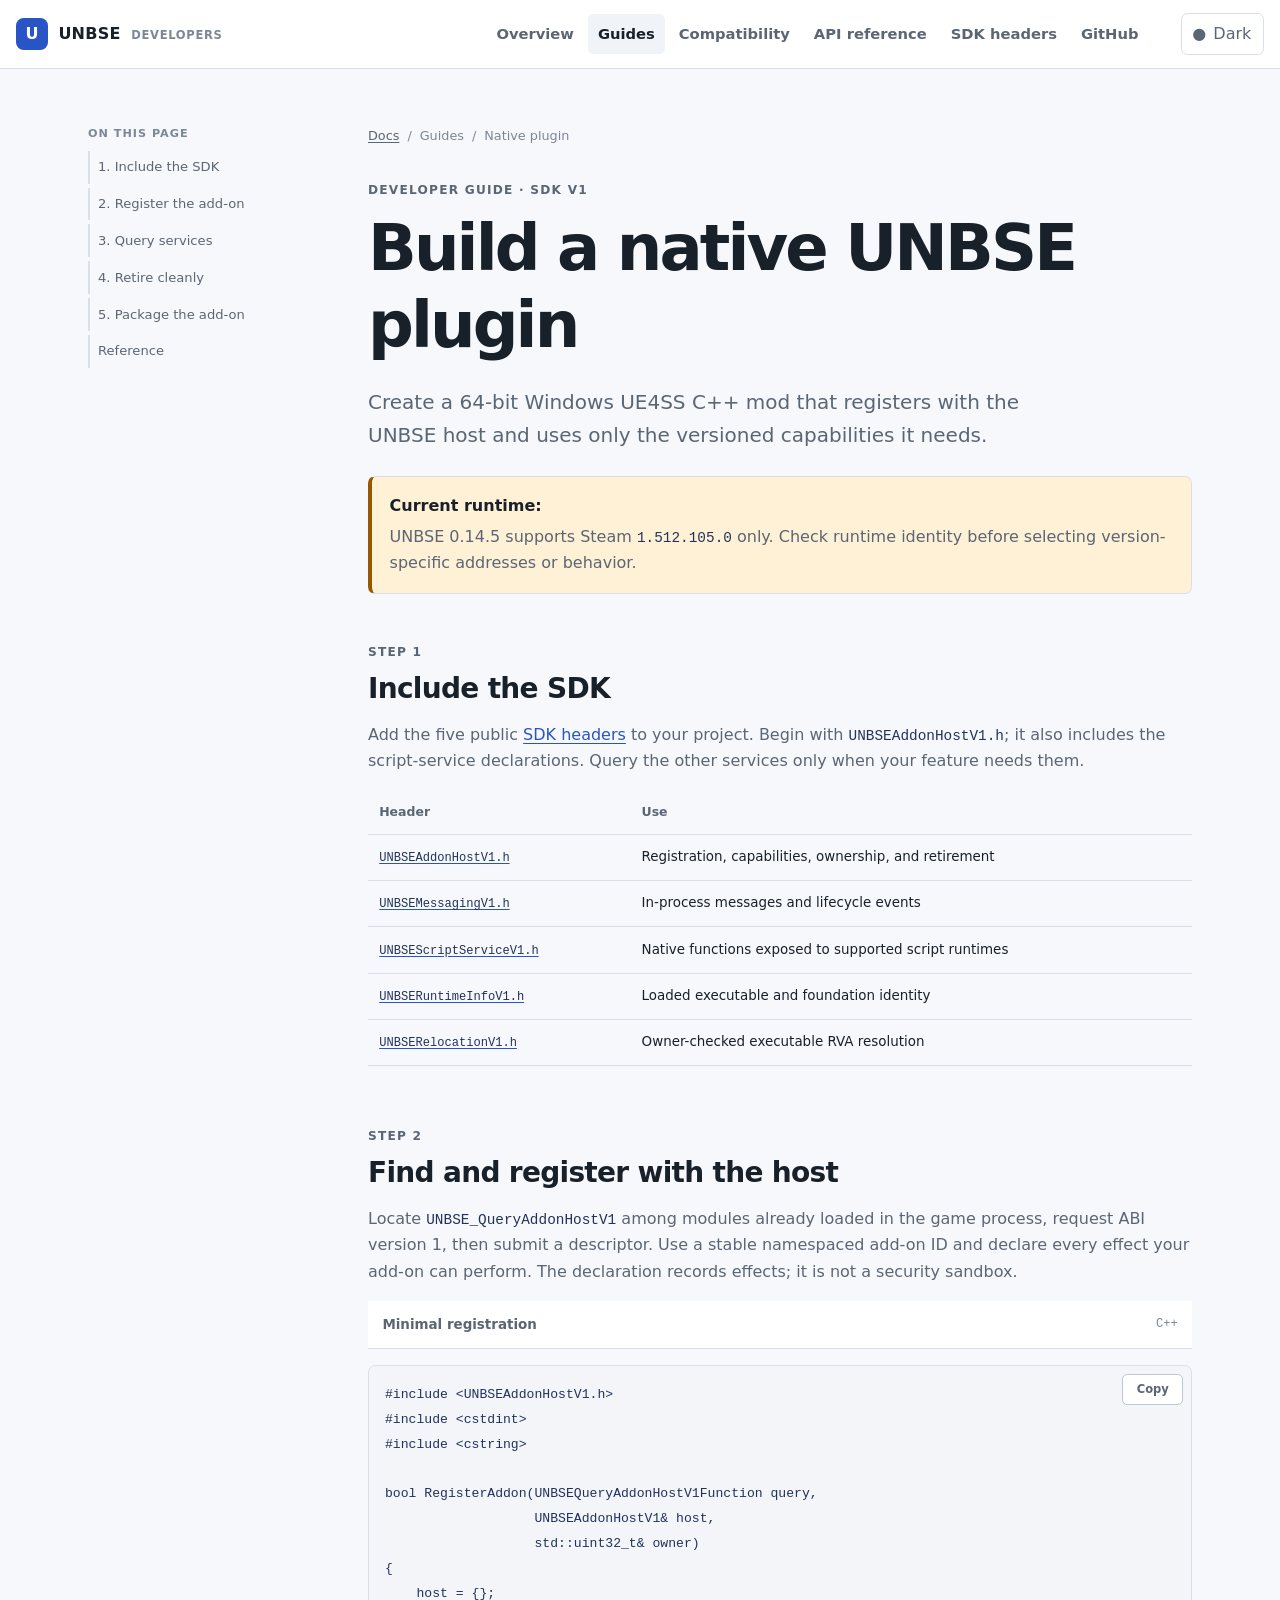
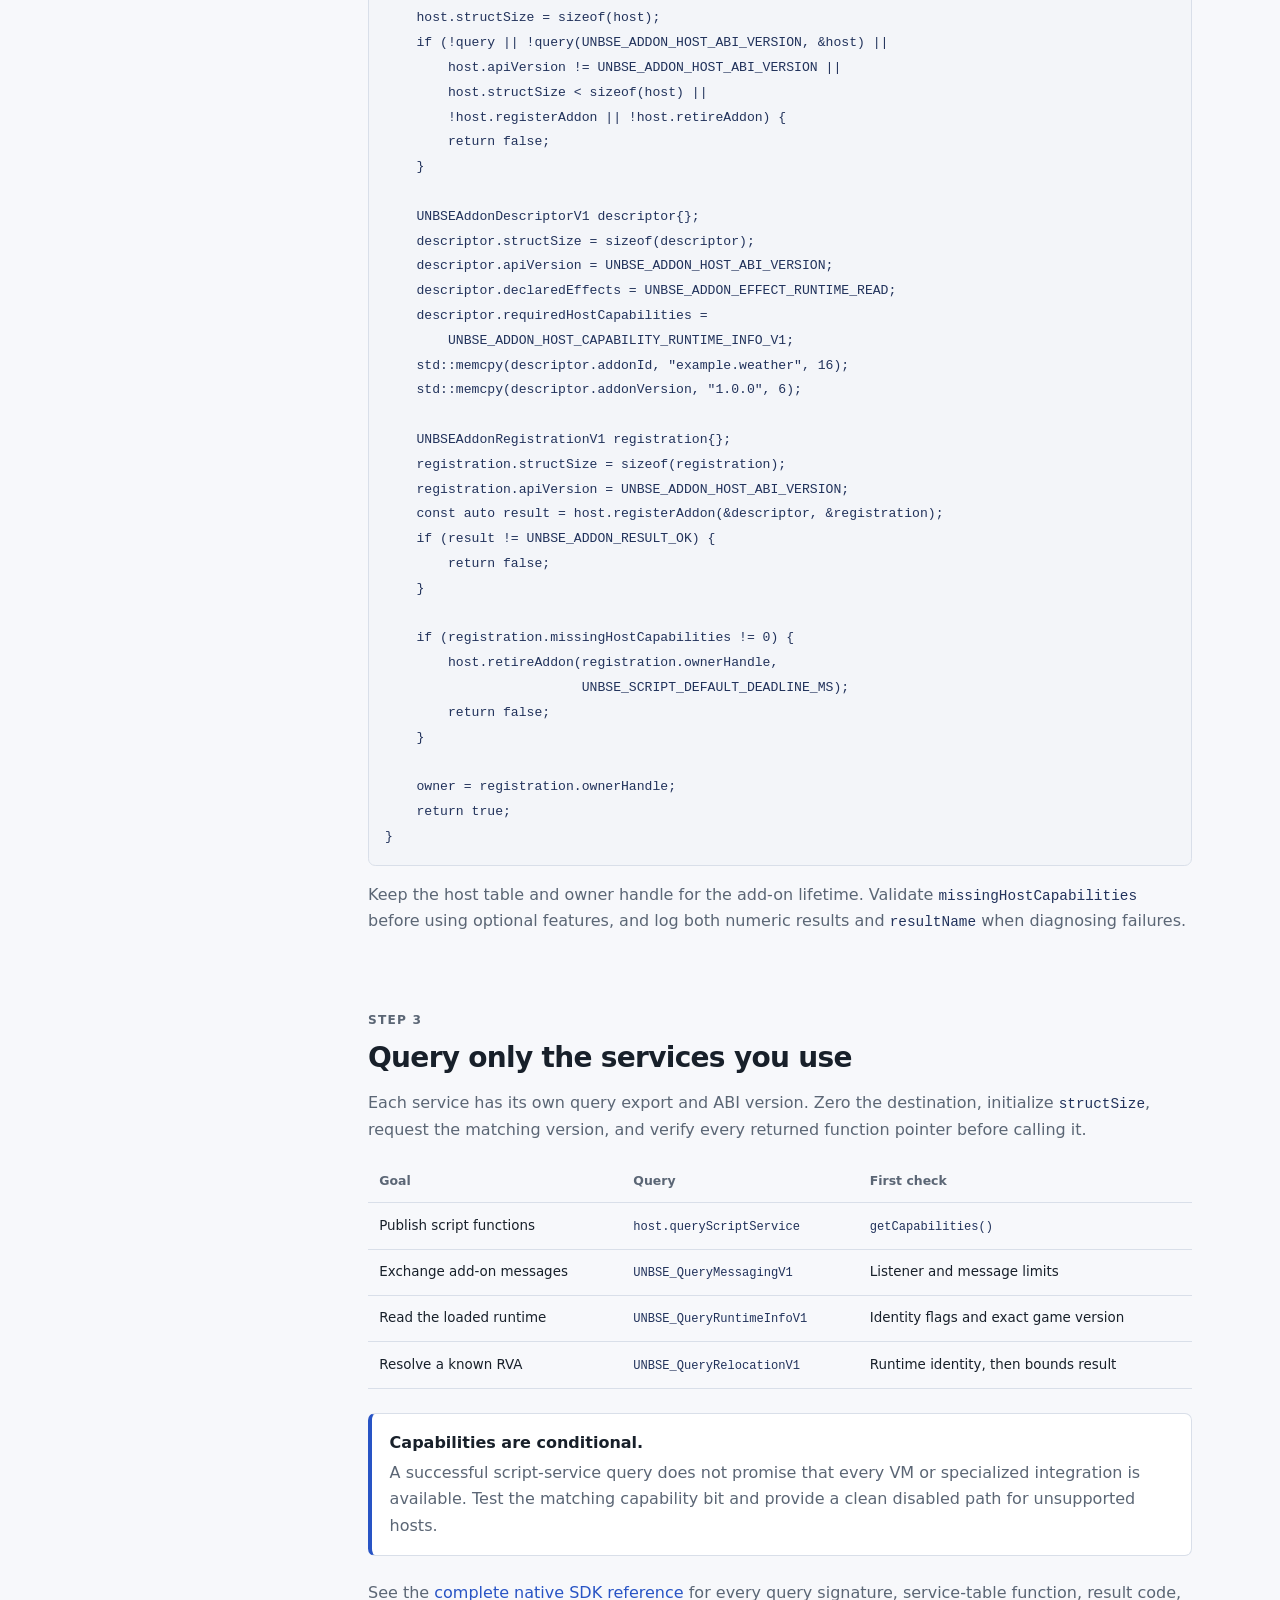
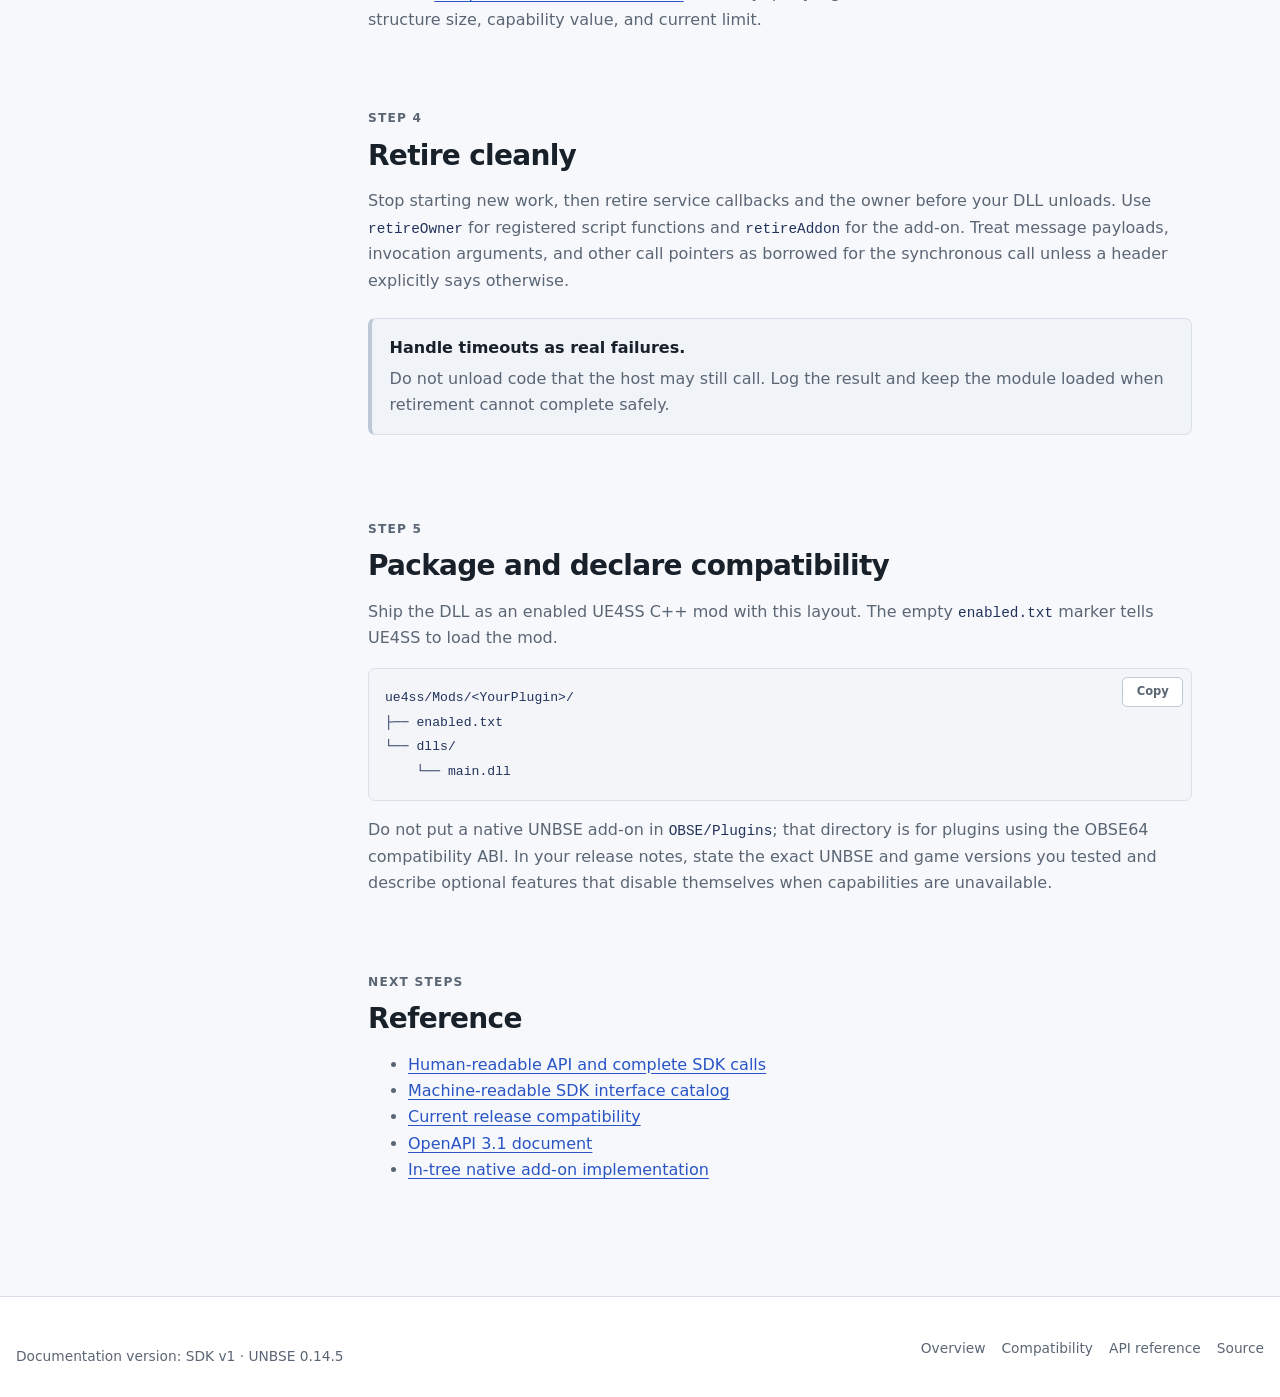
<file: docs/plugin-development.html>
<!DOCTYPE html>
<html lang="en">
<head>
  <meta charset="utf-8">
  <meta name="viewport" content="width=device-width, initial-scale=1">
  <meta name="description" content="Build, validate, and package a native UNBSE plugin for Oblivion Remastered.">
  <meta name="color-scheme" content="light dark">
  <title>Build a Native Plugin · UNBSE Developers</title>
  <script>
    document.documentElement.classList.add("js");
    try {
      const savedTheme = localStorage.getItem("unbse-theme");
      if (savedTheme === "light" || savedTheme === "dark") {
        document.documentElement.dataset.theme = savedTheme;
      }
    } catch (_) {}
  </script>
  <link rel="stylesheet" href="styles.css">
  <script src="site.js" defer></script>
</head>
<body>
  <a class="skip-link" href="#main-content">Skip to content</a>

  <header class="site-header">
    <div class="header-inner">
      <a class="brand" href="./" aria-label="UNBSE developer documentation home">
        <span class="brand-mark" aria-hidden="true">U</span>
        <span>UNBSE <small>Developers</small></span>
      </a>
      <nav class="primary-nav" aria-label="Primary navigation">
        <a href="./">Overview</a>
        <a aria-current="page" href="plugin-development.html">Guides</a>
        <a href="compatibility.html">Compatibility</a>
        <a href="api-reference.html">API reference</a>
        <a href="api-reference.html#sdk-headers">SDK headers</a>
        <a href="https://github.com/LorexValkin/UNBSE">GitHub</a>
      </nav>
      <button class="theme-toggle" type="button" data-theme-toggle aria-label="Switch color theme">
        <span aria-hidden="true" data-theme-icon>◐</span>
        <span data-theme-label>Theme</span>
      </button>
    </div>
  </header>

  <main id="main-content" class="guide-layout">
    <aside class="guide-toc" aria-label="Guide contents">
      <p class="sidebar-label">On this page</p>
      <nav aria-label="Native plugin guide sections">
        <a href="#include-sdk">1. Include the SDK</a>
        <a href="#register-addon">2. Register the add-on</a>
        <a href="#query-services">3. Query services</a>
        <a href="#retire-cleanly">4. Retire cleanly</a>
        <a href="#package-addon">5. Package the add-on</a>
        <a href="#reference">Reference</a>
      </nav>
    </aside>

    <article class="guide-content">
      <header class="guide-title">
        <div class="breadcrumb"><a href="./">Docs</a><span aria-hidden="true">/</span>Guides<span aria-hidden="true">/</span>Native plugin</div>
        <p class="eyebrow">Developer guide · SDK v1</p>
        <h1>Build a native UNBSE plugin</h1>
        <p class="lede">
          Create a 64-bit Windows UE4SS C++ mod that registers with the UNBSE
          host and uses only the versioned capabilities it needs.
        </p>
      </header>

      <div class="notice warning">
        <strong>Current runtime:</strong>
        <p>
          UNBSE <span data-release-version>0.14.5</span> supports Steam
          <code>1.512.105.0</code> only. Check runtime identity before selecting
          version-specific addresses or behavior.
        </p>
      </div>

      <section id="include-sdk">
        <p class="eyebrow">Step 1</p>
        <h2>Include the SDK</h2>
        <p>
          Add the five public <a href="api-reference.html#sdk-headers">SDK headers</a>
          to your project. Begin with <code>UNBSEAddonHostV1.h</code>; it also
          includes the script-service declarations. Query the other services only
          when your feature needs them.
        </p>
        <div class="table-scroll">
          <table>
            <thead>
              <tr><th>Header</th><th>Use</th></tr>
            </thead>
            <tbody>
              <tr><td><a href="api/v1/headers/UNBSEAddonHostV1.h"><code>UNBSEAddonHostV1.h</code></a></td><td>Registration, capabilities, ownership, and retirement</td></tr>
              <tr><td><a href="api/v1/headers/UNBSEMessagingV1.h"><code>UNBSEMessagingV1.h</code></a></td><td>In-process messages and lifecycle events</td></tr>
              <tr><td><a href="api/v1/headers/UNBSEScriptServiceV1.h"><code>UNBSEScriptServiceV1.h</code></a></td><td>Native functions exposed to supported script runtimes</td></tr>
              <tr><td><a href="api/v1/headers/UNBSERuntimeInfoV1.h"><code>UNBSERuntimeInfoV1.h</code></a></td><td>Loaded executable and foundation identity</td></tr>
              <tr><td><a href="api/v1/headers/UNBSERelocationV1.h"><code>UNBSERelocationV1.h</code></a></td><td>Owner-checked executable RVA resolution</td></tr>
            </tbody>
          </table>
        </div>
      </section>

      <section id="register-addon">
        <p class="eyebrow">Step 2</p>
        <h2>Find and register with the host</h2>
        <p>
          Locate <code>UNBSE_QueryAddonHostV1</code> among modules already loaded
          in the game process, request ABI version 1, then submit a descriptor.
          Use a stable namespaced add-on ID and declare every effect your add-on
          can perform. The declaration records effects; it is not a security sandbox.
        </p>
        <div class="code-heading">
          <strong>Minimal registration</strong>
          <span class="code-language">C++</span>
        </div>
        <pre data-copy data-copy-label="Minimal C++ UNBSE add-on registration"><code>#include &lt;UNBSEAddonHostV1.h&gt;
#include &lt;cstdint&gt;
#include &lt;cstring&gt;

bool RegisterAddon(UNBSEQueryAddonHostV1Function query,
                   UNBSEAddonHostV1&amp; host,
                   std::uint32_t&amp; owner)
{
    host = {};
    host.structSize = sizeof(host);
    if (!query || !query(UNBSE_ADDON_HOST_ABI_VERSION, &amp;host) ||
        host.apiVersion != UNBSE_ADDON_HOST_ABI_VERSION ||
        host.structSize &lt; sizeof(host) ||
        !host.registerAddon || !host.retireAddon) {
        return false;
    }

    UNBSEAddonDescriptorV1 descriptor{};
    descriptor.structSize = sizeof(descriptor);
    descriptor.apiVersion = UNBSE_ADDON_HOST_ABI_VERSION;
    descriptor.declaredEffects = UNBSE_ADDON_EFFECT_RUNTIME_READ;
    descriptor.requiredHostCapabilities =
        UNBSE_ADDON_HOST_CAPABILITY_RUNTIME_INFO_V1;
    std::memcpy(descriptor.addonId, "example.weather", 16);
    std::memcpy(descriptor.addonVersion, "1.0.0", 6);

    UNBSEAddonRegistrationV1 registration{};
    registration.structSize = sizeof(registration);
    registration.apiVersion = UNBSE_ADDON_HOST_ABI_VERSION;
    const auto result = host.registerAddon(&amp;descriptor, &amp;registration);
    if (result != UNBSE_ADDON_RESULT_OK) {
        return false;
    }

    if (registration.missingHostCapabilities != 0) {
        host.retireAddon(registration.ownerHandle,
                         UNBSE_SCRIPT_DEFAULT_DEADLINE_MS);
        return false;
    }

    owner = registration.ownerHandle;
    return true;
}</code></pre>
        <p>
          Keep the host table and owner handle for the add-on lifetime. Validate
          <code>missingHostCapabilities</code> before using optional features, and
          log both numeric results and <code>resultName</code> when diagnosing failures.
        </p>
      </section>

      <section id="query-services">
        <p class="eyebrow">Step 3</p>
        <h2>Query only the services you use</h2>
        <p>
          Each service has its own query export and ABI version. Zero the destination,
          initialize <code>structSize</code>, request the matching version, and verify
          every returned function pointer before calling it.
        </p>
        <div class="table-scroll">
          <table>
            <thead><tr><th>Goal</th><th>Query</th><th>First check</th></tr></thead>
            <tbody>
              <tr><td>Publish script functions</td><td><code>host.queryScriptService</code></td><td><code>getCapabilities()</code></td></tr>
              <tr><td>Exchange add-on messages</td><td><code>UNBSE_QueryMessagingV1</code></td><td>Listener and message limits</td></tr>
              <tr><td>Read the loaded runtime</td><td><code>UNBSE_QueryRuntimeInfoV1</code></td><td>Identity flags and exact game version</td></tr>
              <tr><td>Resolve a known RVA</td><td><code>UNBSE_QueryRelocationV1</code></td><td>Runtime identity, then bounds result</td></tr>
            </tbody>
          </table>
        </div>
        <div class="notice info">
          <strong>Capabilities are conditional.</strong>
          <p>
            A successful script-service query does not promise that every VM or
            specialized integration is available. Test the matching capability bit
            and provide a clean disabled path for unsupported hosts.
          </p>
        </div>
        <p>
          See the <a href="api-reference.html#native-sdk">complete native SDK reference</a>
          for every query signature, service-table function, result code, structure
          size, capability value, and current limit.
        </p>
      </section>

      <section id="retire-cleanly">
        <p class="eyebrow">Step 4</p>
        <h2>Retire cleanly</h2>
        <p>
          Stop starting new work, then retire service callbacks and the owner before
          your DLL unloads. Use <code>retireOwner</code> for registered script
          functions and <code>retireAddon</code> for the add-on. Treat message
          payloads, invocation arguments, and other call pointers as borrowed for
          the synchronous call unless a header explicitly says otherwise.
        </p>
        <div class="notice subtle">
          <strong>Handle timeouts as real failures.</strong>
          <p>Do not unload code that the host may still call. Log the result and keep the module loaded when retirement cannot complete safely.</p>
        </div>
      </section>

      <section id="package-addon">
        <p class="eyebrow">Step 5</p>
        <h2>Package and declare compatibility</h2>
        <p>
          Ship the DLL as an enabled UE4SS C++ mod with this layout. The empty
          <code>enabled.txt</code> marker tells UE4SS to load the mod.
        </p>
        <pre data-copy data-copy-label="Native UNBSE add-on package layout"><code>ue4ss/Mods/&lt;YourPlugin&gt;/
├── enabled.txt
└── dlls/
    └── main.dll</code></pre>
        <p>
          Do not put a native UNBSE add-on in <code>OBSE/Plugins</code>; that
          directory is for plugins using the OBSE64 compatibility ABI. In your
          release notes, state the exact UNBSE and game versions you tested and
          describe optional features that disable themselves when capabilities
          are unavailable.
        </p>
      </section>

      <section id="reference">
        <p class="eyebrow">Next steps</p>
        <h2>Reference</h2>
        <ul>
          <li><a href="api-reference.html">Human-readable API and complete SDK calls</a></li>
          <li><a href="api/v1/interfaces.json">Machine-readable SDK interface catalog</a></li>
          <li><a href="api/v1/release.json">Current release compatibility</a></li>
          <li><a href="api/v1/openapi.json">OpenAPI 3.1 document</a></li>
          <li><a href="https://github.com/LorexValkin/UNBSE/tree/main/ue4ss/mod/OBSE64Interop">In-tree native add-on implementation</a></li>
        </ul>
      </section>
    </article>
  </main>

  <footer class="site-footer">
    <div>
      <p>Documentation version: SDK v1 · UNBSE <span data-release-version>0.14.5</span></p>
      <nav aria-label="Footer navigation">
        <a href="./">Overview</a>
        <a href="compatibility.html">Compatibility</a>
        <a href="api-reference.html">API reference</a>
        <a href="https://github.com/LorexValkin/UNBSE">Source</a>
      </nav>
    </div>
  </footer>
</body>
</html>
</file>
<file: docs/styles.css>
:root {
  color-scheme: light;
  --background: #f7f8fb;
  --surface: #ffffff;
  --surface-subtle: #f0f3f8;
  --surface-raised: #e8edf5;
  --text: #18202a;
  --muted: #5b6675;
  --faint: #7b8798;
  --brand: #2854c5;
  --brand-strong: #183d9c;
  --brand-soft: #e7edff;
  --accent: #2854c5;
  --line: #d9dfe9;
  --line-strong: #bdc7d6;
  --code-text: #21325b;
  --code-background: #f3f5f9;
  --success: #08775d;
  --success-soft: #dff5ed;
  --warning: #955800;
  --warning-soft: #fff1d6;
  --danger: #a63333;
  --header-height: 4.25rem;
  --content-width: 82rem;
  font-family: Inter, ui-sans-serif, system-ui, -apple-system, BlinkMacSystemFont, "Segoe UI", sans-serif;
}

:root[data-theme="dark"] {
  color-scheme: dark;
  --background: #0c1118;
  --surface: #121923;
  --surface-subtle: #18212d;
  --surface-raised: #202b3a;
  --text: #ecf0f6;
  --muted: #a8b3c1;
  --faint: #8491a3;
  --brand: #89a8ff;
  --brand-strong: #b3c5ff;
  --brand-soft: #1d2b4e;
  --accent: #89a8ff;
  --line: #293444;
  --line-strong: #3b485b;
  --code-text: #d7e2ff;
  --code-background: #0b1017;
  --success: #68d2b2;
  --success-soft: #123c35;
  --warning: #ffc56d;
  --warning-soft: #3a2b13;
  --danger: #ff9b9b;
}

@media (prefers-color-scheme: dark) {
  :root:not([data-theme]) {
    color-scheme: dark;
    --background: #0c1118;
    --surface: #121923;
    --surface-subtle: #18212d;
    --surface-raised: #202b3a;
    --text: #ecf0f6;
    --muted: #a8b3c1;
    --faint: #8491a3;
    --brand: #89a8ff;
    --brand-strong: #b3c5ff;
    --brand-soft: #1d2b4e;
    --accent: #89a8ff;
    --line: #293444;
    --line-strong: #3b485b;
    --code-text: #d7e2ff;
    --code-background: #0b1017;
    --success: #68d2b2;
    --success-soft: #123c35;
    --warning: #ffc56d;
    --warning-soft: #3a2b13;
    --danger: #ff9b9b;
  }
}

* {
  box-sizing: border-box;
}

html {
  scroll-behavior: smooth;
  scroll-padding-top: calc(var(--header-height) + 1.5rem);
}

body {
  margin: 0;
  color: var(--text);
  background: var(--background);
  font-size: 1rem;
  line-height: 1.65;
}

a {
  color: var(--brand);
  text-underline-offset: 0.18em;
}

a:hover {
  color: var(--brand-strong);
}

button,
input {
  color: inherit;
  font: inherit;
}

button,
a {
  -webkit-tap-highlight-color: transparent;
}

:focus-visible {
  outline: 3px solid var(--brand);
  outline-offset: 3px;
  border-radius: 0.2rem;
}

[hidden] {
  display: none !important;
}

.skip-link {
  position: fixed;
  z-index: 100;
  top: 0.75rem;
  left: 0.75rem;
  padding: 0.6rem 0.9rem;
  color: #ffffff;
  background: #183d9c;
  border-radius: 0.35rem;
  transform: translateY(-180%);
}

.skip-link:focus {
  transform: translateY(0);
}

.sr-only {
  position: absolute;
  width: 1px;
  height: 1px;
  padding: 0;
  overflow: hidden;
  clip: rect(0, 0, 0, 0);
  white-space: nowrap;
  border: 0;
}

.site-header {
  position: sticky;
  z-index: 20;
  top: 0;
  min-height: var(--header-height);
  background: var(--surface);
  border-bottom: 1px solid var(--line);
}

.header-inner {
  display: grid;
  grid-template-columns: auto 1fr auto;
  align-items: center;
  gap: 2rem;
  width: min(var(--content-width), calc(100% - 2rem));
  min-height: var(--header-height);
  margin-inline: auto;
}

.brand {
  display: inline-flex;
  align-items: center;
  gap: 0.65rem;
  color: var(--text);
  font-weight: 780;
  letter-spacing: 0.015em;
  text-decoration: none;
  white-space: nowrap;
}

.brand:hover {
  color: var(--text);
}

.brand small {
  margin-left: 0.3rem;
  color: var(--faint);
  font-size: 0.72rem;
  font-weight: 650;
  letter-spacing: 0.06em;
  text-transform: uppercase;
}

.brand-mark {
  display: grid;
  width: 2rem;
  height: 2rem;
  place-items: center;
  color: #ffffff;
  background: #2854c5;
  border-radius: 0.48rem;
}

.primary-nav {
  display: flex;
  justify-content: flex-end;
  gap: 0.2rem;
}

.primary-nav a {
  padding: 0.5rem 0.65rem;
  color: var(--muted);
  border-radius: 0.35rem;
  font-size: 0.92rem;
  font-weight: 600;
  text-decoration: none;
}

.primary-nav a:hover,
.primary-nav a[aria-current="page"] {
  color: var(--text);
  background: var(--surface-subtle);
}

.theme-toggle {
  display: none;
  align-items: center;
  gap: 0.45rem;
  min-width: 5.2rem;
  padding: 0.45rem 0.65rem;
  color: var(--muted);
  background: var(--surface);
  border: 1px solid var(--line);
  border-radius: 0.4rem;
  cursor: pointer;
}

.js .theme-toggle {
  display: inline-flex;
}

.theme-toggle:hover {
  color: var(--text);
  border-color: var(--line-strong);
}

.release-strip {
  color: var(--muted);
  background: var(--surface);
  border-bottom: 1px solid var(--line);
  font-size: 0.85rem;
}

.release-strip > div {
  display: flex;
  align-items: center;
  gap: 0.5rem;
  width: min(var(--content-width), calc(100% - 2rem));
  min-height: 2.5rem;
  margin-inline: auto;
}

.release-strip a {
  margin-left: auto;
  font-weight: 650;
}

.status-dot {
  width: 0.48rem;
  height: 0.48rem;
  background: var(--success);
  border-radius: 50%;
}

.home-main {
  width: min(var(--content-width), calc(100% - 2rem));
  margin-inline: auto;
  padding-block: 4.5rem 6rem;
}

.hero {
  display: grid;
  grid-template-columns: minmax(0, 1.15fr) minmax(22rem, 0.85fr);
  align-items: center;
  gap: clamp(2.5rem, 7vw, 7rem);
  padding-block: 2rem 5rem;
}

.eyebrow {
  margin: 0 0 0.65rem;
  color: var(--accent);
  font-size: 0.76rem;
  font-weight: 800;
  letter-spacing: 0.1em;
  text-transform: uppercase;
}

h1,
h2,
h3,
h4,
h5 {
  color: var(--text);
  line-height: 1.2;
}

h1 {
  max-width: 15ch;
  margin: 0;
  font-size: clamp(2.65rem, 6vw, 5.15rem);
  letter-spacing: -0.045em;
}

h2 {
  margin: 0;
  font-size: clamp(1.8rem, 3.2vw, 2.65rem);
  letter-spacing: -0.025em;
}

h3 {
  font-size: 1.25rem;
}

.lede {
  max-width: 45rem;
  margin-block: 1.4rem;
  color: var(--muted);
  font-size: clamp(1.06rem, 2vw, 1.25rem);
}

.actions {
  display: flex;
  flex-wrap: wrap;
  gap: 0.7rem;
  margin-top: 2rem;
}

.button {
  display: inline-flex;
  align-items: center;
  justify-content: center;
  min-height: 2.75rem;
  padding: 0.62rem 0.95rem;
  color: var(--text);
  background: var(--surface);
  border: 1px solid var(--line-strong);
  border-radius: 0.42rem;
  font-weight: 700;
  text-decoration: none;
}

.button:hover {
  color: var(--text);
  background: var(--surface-subtle);
}

.button.primary {
  color: #ffffff;
  background: #2854c5;
  border-color: #2854c5;
}

.button.primary:hover {
  color: #ffffff;
  background: #183d9c;
}

.button.compact {
  min-height: 2.25rem;
  padding: 0.38rem 0.65rem;
  font-size: 0.82rem;
}

.quickstart-card {
  overflow: hidden;
  background: var(--surface);
  border: 1px solid var(--line);
  border-radius: 0.7rem;
}

.quickstart-card > p {
  margin: 0;
  padding: 0.8rem 1rem;
  color: var(--muted);
  background: var(--surface-subtle);
  border-top: 1px solid var(--line);
  font-size: 0.84rem;
}

.code-heading {
  display: flex;
  align-items: center;
  justify-content: space-between;
  gap: 0.75rem;
  min-height: 3rem;
  padding: 0.65rem 0.9rem;
  color: var(--muted);
  background: var(--surface);
  border-bottom: 1px solid var(--line);
  font-size: 0.84rem;
}

.code-heading > div {
  display: flex;
  align-items: center;
  gap: 0.65rem;
}

.code-language {
  color: var(--faint);
  font-family: "Cascadia Code", "SFMono-Regular", Consolas, monospace;
  font-size: 0.75rem;
  text-transform: uppercase;
}

code,
pre {
  font-family: "Cascadia Code", "SFMono-Regular", Consolas, monospace;
}

code {
  color: var(--code-text);
  font-size: 0.9em;
}

pre {
  max-width: 100%;
  margin: 0;
  padding: 1rem;
  overflow-x: auto;
  color: var(--code-text);
  background: var(--code-background);
  border: 1px solid var(--line);
  border-radius: 0.45rem;
  line-height: 1.55;
  tab-size: 2;
}

pre code {
  color: inherit;
  font-size: 0.82rem;
}

.quickstart-card pre {
  padding: 1.5rem 1rem;
  border: 0;
  border-radius: 0;
}

.code-block {
  position: relative;
}

.copy-button {
  position: absolute;
  z-index: 2;
  top: 0.55rem;
  right: 0.55rem;
  min-width: 3.8rem;
  padding: 0.3rem 0.5rem;
  color: var(--muted);
  background: var(--surface);
  border: 1px solid var(--line-strong);
  border-radius: 0.32rem;
  font-size: 0.72rem;
  font-weight: 700;
  cursor: pointer;
}

.copy-button:hover {
  color: var(--text);
}

.stats {
  display: grid;
  grid-template-columns: repeat(4, 1fr);
  border-block: 1px solid var(--line);
}

.stats > div {
  display: flex;
  flex-direction: column;
  gap: 0.15rem;
  padding: 1.35rem 1.5rem;
  border-right: 1px solid var(--line);
}

.stats > div:last-child {
  border-right: 0;
}

.stats strong {
  font-size: 1.35rem;
}

.stats span {
  color: var(--muted);
  font-size: 0.82rem;
}

.section-block {
  padding-top: 5.5rem;
}

.section-heading,
.reference-heading {
  display: flex;
  align-items: flex-end;
  justify-content: space-between;
  gap: 2rem;
  margin-bottom: 1.7rem;
}

.text-link,
.raw-link {
  font-weight: 700;
  text-decoration: none;
}

.surface-grid {
  display: grid;
  grid-template-columns: 1.25fr 0.75fr;
  gap: 1rem;
}

.surface-card,
.workflow-grid article {
  padding: 1.65rem;
  background: var(--surface);
  border: 1px solid var(--line);
  border-radius: 0.65rem;
}

.surface-card.featured {
  background: var(--surface);
  border-color: var(--line);
}

.surface-card h3,
.workflow-grid h3 {
  margin: 0.55rem 0;
}

.surface-card p,
.workflow-grid p {
  color: var(--muted);
}

.card-kicker,
.definition-label {
  color: var(--accent);
  font-size: 0.72rem;
  font-weight: 800;
  letter-spacing: 0.08em;
  text-transform: uppercase;
}

.inline-list {
  display: flex;
  flex-wrap: wrap;
  gap: 0.45rem;
  padding: 0;
  list-style: none;
}

.inline-list a {
  display: inline-block;
  padding: 0.3rem 0.5rem;
  color: var(--text);
  background: var(--surface);
  border: 1px solid var(--line);
  border-radius: 999px;
  font-size: 0.78rem;
  font-weight: 650;
  text-decoration: none;
}

.workflow-grid {
  display: grid;
  grid-template-columns: repeat(3, 1fr);
  gap: 1rem;
}

.step-number {
  color: var(--brand);
  font-size: 0.78rem;
  font-weight: 800;
}

.compatibility-callout {
  display: grid;
  grid-template-columns: 0.65fr 1.35fr;
  gap: 3rem;
  margin-top: 5.5rem;
  padding: 2rem;
  background: var(--surface);
  border: 1px solid var(--line);
  border-left: 0.3rem solid var(--warning);
  border-radius: 0.6rem;
}

.compatibility-callout p:last-child {
  margin: 0;
  color: var(--muted);
}

.site-footer {
  color: var(--muted);
  background: var(--surface);
  border-top: 1px solid var(--line);
}

.site-footer > div {
  display: flex;
  align-items: flex-start;
  justify-content: space-between;
  gap: 2rem;
  width: min(var(--content-width), calc(100% - 2rem));
  margin-inline: auto;
  padding-block: 2.5rem;
}

.site-footer p {
  margin: 0.5rem 0 0;
  font-size: 0.86rem;
}

.site-footer nav {
  display: flex;
  flex-wrap: wrap;
  gap: 1rem;
}

.site-footer nav a {
  color: var(--muted);
  font-size: 0.86rem;
  text-decoration: none;
}

.footer-brand {
  font-size: 1.05rem;
}

/* Reference layout */
.docs-layout {
  display: grid;
  grid-template-columns: 16.5rem minmax(0, 1fr);
  width: min(var(--content-width), 100%);
  margin-inline: auto;
}

.docs-sidebar {
  border-right: 1px solid var(--line);
}

.sidebar-inner {
  position: sticky;
  top: var(--header-height);
  max-height: calc(100vh - var(--header-height));
  padding: 2.2rem 1.3rem 3rem 1rem;
  overflow-y: auto;
}

.sidebar-label {
  margin: 1.4rem 0 0.45rem;
  color: var(--faint);
  font-size: 0.7rem;
  font-weight: 800;
  letter-spacing: 0.09em;
  text-transform: uppercase;
}

.sidebar-label:first-child {
  margin-top: 0;
}

.docs-sidebar nav {
  display: grid;
  gap: 0.12rem;
}

.docs-sidebar a {
  display: flex;
  justify-content: space-between;
  gap: 0.75rem;
  padding: 0.42rem 0.55rem;
  color: var(--muted);
  border-radius: 0.32rem;
  font-size: 0.84rem;
  text-decoration: none;
}

.docs-sidebar a:hover {
  color: var(--text);
  background: var(--surface-subtle);
}

.docs-sidebar a span {
  color: var(--faint);
  font-size: 0.76rem;
}

.api-main {
  min-width: 0;
  max-width: 67rem;
  padding: 3rem clamp(1.5rem, 5vw, 4.5rem) 6rem;
}

.breadcrumb {
  display: flex;
  gap: 0.5rem;
  margin-bottom: 2.1rem;
  color: var(--faint);
  font-size: 0.8rem;
}

.breadcrumb a {
  color: var(--muted);
}

.api-intro h1,
.guide-title h1 {
  max-width: none;
  font-size: clamp(2.4rem, 5vw, 4.1rem);
}

.notice {
  margin-block: 1.5rem;
  padding: 1rem 1.1rem;
  background: var(--surface);
  border: 1px solid var(--line);
  border-left: 0.25rem solid var(--brand);
  border-radius: 0.45rem;
}

.notice p {
  margin: 0.25rem 0 0;
  color: var(--muted);
}

.notice.warning {
  background: var(--warning-soft);
  border-left-color: var(--warning);
}

.notice.subtle {
  background: var(--surface-subtle);
  border-left-color: var(--line-strong);
}

.reference-section {
  padding-top: 4.5rem;
}

.reference-section > p {
  max-width: 54rem;
  color: var(--muted);
}

.version-pill {
  padding: 0.28rem 0.55rem;
  color: var(--muted);
  background: var(--surface);
  border: 1px solid var(--line);
  border-radius: 999px;
  font-size: 0.75rem;
  font-weight: 650;
  white-space: nowrap;
}

.two-column-code {
  display: grid;
  grid-template-columns: repeat(2, minmax(0, 1fr));
  gap: 1rem;
}

.two-column-code > div {
  overflow: hidden;
  border: 1px solid var(--line);
  border-radius: 0.5rem;
}

.two-column-code pre {
  min-height: 9.5rem;
  border: 0;
  border-radius: 0;
}

.reference-search {
  margin-block: 2rem 1rem;
}

.reference-search label {
  display: block;
  margin-bottom: 0.45rem;
  font-size: 0.82rem;
  font-weight: 700;
}

.search-field {
  display: grid;
  grid-template-columns: auto 1fr auto;
  align-items: center;
  gap: 0.55rem;
  padding-inline: 0.8rem;
  background: var(--surface);
  border: 1px solid var(--line-strong);
  border-radius: 0.45rem;
}

.search-field:focus-within {
  border-color: var(--brand);
  box-shadow: 0 0 0 3px color-mix(in srgb, var(--brand) 18%, transparent);
}

.search-field input {
  min-width: 0;
  padding-block: 0.75rem;
  background: transparent;
  border: 0;
  outline: 0;
}

.search-field input::placeholder {
  color: var(--faint);
}

.search-count {
  color: var(--faint);
  font-size: 0.75rem;
  white-space: nowrap;
}

.api-status {
  margin-block: 1rem;
  padding: 0.7rem 0.85rem;
  color: var(--muted);
  background: var(--surface-subtle);
  border-radius: 0.35rem;
  font-size: 0.8rem;
}

.api-status.loaded {
  color: var(--success);
}

.api-status.error {
  color: var(--danger);
}

.endpoint-list,
.sdk-list {
  display: grid;
  gap: 1rem;
}

.endpoint-card,
.sdk-card {
  overflow: hidden;
  background: var(--surface);
  border: 1px solid var(--line);
  border-radius: 0.58rem;
  scroll-margin-top: calc(var(--header-height) + 1rem);
}

.endpoint-header {
  display: flex;
  align-items: center;
  justify-content: space-between;
  gap: 1rem;
  padding: 0.75rem 1rem;
  background: var(--surface-subtle);
  border-bottom: 1px solid var(--line);
}

.endpoint-route {
  display: flex;
  align-items: center;
  min-width: 0;
  gap: 0.65rem;
}

.method-badge {
  display: inline-flex;
  align-items: center;
  justify-content: center;
  min-width: 2.9rem;
  padding: 0.18rem 0.4rem;
  border-radius: 0.28rem;
  font-family: "Cascadia Code", "SFMono-Regular", Consolas, monospace;
  font-size: 0.68rem;
  font-weight: 900;
  letter-spacing: 0.04em;
}

.method-badge.get {
  color: var(--success);
  background: var(--success-soft);
  border: 1px solid color-mix(in srgb, var(--success) 28%, transparent);
}

.endpoint-path {
  overflow: hidden;
  color: var(--text);
  font-weight: 700;
  text-overflow: ellipsis;
  white-space: nowrap;
}

.endpoint-operation {
  color: var(--faint);
  font-family: "Cascadia Code", "SFMono-Regular", Consolas, monospace;
  font-size: 0.7rem;
}

.endpoint-content {
  padding: 1.2rem;
}

.endpoint-content > h3 {
  margin: 0;
}

.endpoint-content > p,
.sdk-purpose,
.sdk-use {
  color: var(--muted);
}

.request-examples {
  display: grid;
  gap: 0.55rem;
  margin-block: 1.2rem;
}

details {
  border: 1px solid var(--line);
  border-radius: 0.4rem;
}

details summary {
  padding: 0.65rem 0.8rem;
  color: var(--muted);
  background: var(--surface-subtle);
  font-size: 0.82rem;
  font-weight: 700;
  cursor: pointer;
}

details[open] summary {
  color: var(--text);
  border-bottom: 1px solid var(--line);
}

details pre {
  border: 0;
  border-radius: 0;
}

.response-block {
  margin-block: 1.4rem;
}

.response-block h4,
.parameter-block h4,
.function-list > h4 {
  margin: 0 0 0.65rem;
  font-size: 0.9rem;
}

.response-row {
  display: grid;
  grid-template-columns: 3.5rem 1fr;
  gap: 0.8rem;
  align-items: start;
  padding-block: 0.55rem;
  border-bottom: 1px solid var(--line);
}

.response-row > div {
  display: flex;
  flex-direction: column;
}

.response-row strong {
  font-size: 0.82rem;
}

.response-row span:last-child {
  color: var(--faint);
  font-size: 0.74rem;
}

.response-code {
  padding: 0.15rem 0.3rem;
  color: var(--warning);
  background: var(--warning-soft);
  border-radius: 0.25rem;
  font-family: "Cascadia Code", "SFMono-Regular", Consolas, monospace;
  font-size: 0.72rem;
  font-weight: 800;
  text-align: center;
}

.response-code.success {
  color: var(--success);
  background: var(--success-soft);
}

.response-preview {
  margin-block: 1rem;
}

.raw-link {
  display: inline-flex;
  margin-top: 0.5rem;
  font-size: 0.82rem;
}

.table-scroll {
  width: 100%;
  overflow-x: auto;
}

table {
  width: 100%;
  border-collapse: collapse;
}

th,
td {
  padding: 0.7rem;
  text-align: left;
  vertical-align: top;
  border-bottom: 1px solid var(--line);
}

th {
  color: var(--muted);
  font-size: 0.78rem;
}

td {
  font-size: 0.84rem;
}

.compact-table {
  min-width: 30rem;
}

.compact-table th,
.compact-table td {
  padding: 0.55rem 0.65rem;
}

.parameter-block {
  margin-block: 1.2rem;
}

.parameter-block .table-scroll {
  border: 1px solid var(--line);
  border-radius: 0.4rem;
}

.workflow-reference {
  margin-block: 2rem;
  padding-block: 2rem;
  border-block: 1px solid var(--line);
}

.subsection-heading {
  display: flex;
  align-items: baseline;
  justify-content: space-between;
  gap: 1rem;
}

.subsection-heading h3,
.subsection-heading p {
  margin: 0;
}

.subsection-heading p {
  color: var(--muted);
  font-size: 0.84rem;
}

.workflow-reference-grid {
  display: grid;
  grid-template-columns: repeat(3, minmax(0, 1fr));
  gap: 0.8rem;
  margin-top: 1rem;
}

.workflow-reference-grid article {
  padding: 1rem;
  background: var(--surface);
  border: 1px solid var(--line);
  border-radius: 0.45rem;
}

.workflow-reference-grid h4 {
  margin: 0 0 0.8rem;
  font-size: 0.95rem;
}

.workflow-reference-grid p {
  margin-bottom: 0;
  color: var(--muted);
  font-size: 0.78rem;
}

.call-chain {
  display: grid;
  gap: 0.4rem;
  padding-left: 1.6rem;
}

.call-chain li {
  color: var(--faint);
  font-size: 0.75rem;
}

.call-chain code {
  color: var(--code-text);
}

.sdk-card {
  padding: 1.3rem;
}

.sdk-heading {
  display: flex;
  align-items: flex-start;
  justify-content: space-between;
  gap: 1rem;
}

.sdk-heading h3 {
  margin: 0.25rem 0 0;
  font-size: 1.55rem;
}

.sdk-purpose {
  margin-bottom: 0.35rem;
  font-size: 1.02rem;
}

.sdk-use {
  margin-top: 0;
  font-size: 0.88rem;
}

.query-export {
  margin-block: 1.3rem;
}

.query-export .definition-label {
  display: block;
  margin-bottom: 0.35rem;
}

.function-list {
  margin-top: 1.8rem;
}

.function-entry {
  padding-block: 1rem;
  border-top: 1px solid var(--line);
}

.function-entry h5 {
  margin: 0 0 0.55rem;
  font-size: 0.96rem;
}

.definition-line {
  margin: 0.6rem 0 0;
  color: var(--muted);
  font-size: 0.8rem;
}

.definition-line strong {
  color: var(--text);
}

.empty-note {
  padding: 0.8rem;
  color: var(--muted);
  background: var(--surface-subtle);
  border-radius: 0.4rem;
  font-size: 0.84rem;
}

.sdk-details-grid {
  display: grid;
  gap: 0.55rem;
  margin-top: 1.2rem;
}

.enum-details .table-scroll,
.enum-details .structure-list {
  padding: 0 0.7rem 0.7rem;
}

.symbol-table td:first-child {
  width: 80%;
}

.structure-list {
  display: grid;
  grid-template-columns: repeat(2, minmax(0, 1fr));
  gap: 0.5rem;
}

.structure-list > div {
  display: flex;
  flex-direction: column;
  padding: 0.65rem;
  background: var(--surface-subtle);
  border-radius: 0.35rem;
}

.structure-list span {
  color: var(--faint);
  font-size: 0.72rem;
}

.header-downloads {
  display: grid;
  gap: 0.55rem;
  margin-block: 1.5rem;
}

.header-downloads a {
  display: flex;
  align-items: center;
  justify-content: space-between;
  gap: 1rem;
  padding: 0.75rem 0.9rem;
  color: var(--text);
  background: var(--surface);
  border: 1px solid var(--line);
  border-radius: 0.42rem;
  text-decoration: none;
}

.header-downloads a:hover {
  border-color: var(--brand);
}

.header-downloads span {
  color: var(--brand);
  font-size: 0.78rem;
  font-weight: 700;
}

.compatibility-grid {
  display: grid;
  grid-template-columns: repeat(2, minmax(0, 1fr));
  gap: 0.7rem;
  margin-block: 1.5rem;
}

.compatibility-grid > div {
  display: flex;
  flex-direction: column;
  padding: 1rem;
  background: var(--surface);
  border: 1px solid var(--line);
  border-radius: 0.42rem;
}

.compatibility-grid span {
  color: var(--faint);
  font-size: 0.75rem;
}

.compatibility-grid strong {
  margin-top: 0.2rem;
}

.docs-footer {
  border-top: 1px solid var(--line);
}

/* Guide */
.guide-layout {
  display: grid;
  grid-template-columns: 14rem minmax(0, 1fr);
  gap: 3.5rem;
  width: min(69rem, calc(100% - 2rem));
  margin-inline: auto;
  padding-block: 3.5rem 6rem;
}

.guide-toc {
  position: sticky;
  top: calc(var(--header-height) + 2rem);
  align-self: start;
}

.guide-toc nav {
  display: grid;
  gap: 0.25rem;
}

.guide-toc a {
  padding: 0.35rem 0.5rem;
  color: var(--muted);
  border-left: 2px solid var(--line);
  font-size: 0.82rem;
  text-decoration: none;
}

.guide-toc a:hover {
  color: var(--text);
  border-left-color: var(--brand);
}

.guide-content {
  min-width: 0;
}

.guide-content section {
  padding-top: 3.7rem;
}

.guide-content section:first-of-type {
  padding-top: 1.5rem;
}

.guide-content h2 {
  margin-bottom: 1rem;
  font-size: 1.75rem;
}

.guide-content p,
.guide-content li {
  color: var(--muted);
}

.guide-content pre {
  margin-block: 1rem;
}

@media (max-width: 70rem) {
  .header-inner {
    grid-template-columns: auto auto;
  }

  .primary-nav {
    grid-column: 1 / -1;
    grid-row: 2;
    justify-content: flex-start;
    padding-bottom: 0.7rem;
    overflow-x: auto;
  }

  .site-header {
    position: relative;
  }

  .docs-sidebar {
    display: none;
  }

  .docs-layout {
    display: block;
  }

  .api-main {
    max-width: 72rem;
    margin-inline: auto;
  }

  .workflow-reference-grid {
    grid-template-columns: 1fr;
  }
}

@media (max-width: 52rem) {
  .home-main {
    padding-block: 3rem 4rem;
  }

  .hero,
  .surface-grid,
  .compatibility-callout,
  .guide-layout {
    grid-template-columns: 1fr;
  }

  .hero {
    gap: 2.5rem;
    padding-bottom: 3.5rem;
  }

  .stats {
    grid-template-columns: repeat(2, 1fr);
  }

  .stats > div:nth-child(2) {
    border-right: 0;
  }

  .stats > div:nth-child(-n + 2) {
    border-bottom: 1px solid var(--line);
  }

  .workflow-grid,
  .two-column-code {
    grid-template-columns: 1fr;
  }

  .compatibility-callout {
    gap: 1rem;
  }

  .section-heading,
  .reference-heading,
  .subsection-heading {
    align-items: flex-start;
    flex-direction: column;
    gap: 0.7rem;
  }

  .endpoint-header,
  .sdk-heading {
    align-items: flex-start;
    flex-direction: column;
  }

  .endpoint-operation {
    overflow-wrap: anywhere;
  }

  .guide-layout {
    gap: 1rem;
    padding-block: 2.5rem 4rem;
  }

  .guide-toc {
    position: static;
    padding: 1rem;
    background: var(--surface);
    border: 1px solid var(--line);
    border-radius: 0.45rem;
  }
}

@media (max-width: 38rem) {
  .header-inner {
    gap: 0.75rem;
    width: min(100% - 1rem, var(--content-width));
  }

  .brand small,
  .theme-toggle [data-theme-label] {
    display: none;
  }

  .theme-toggle {
    min-width: 2.3rem;
  }

  .primary-nav {
    gap: 0;
  }

  .primary-nav a {
    padding-inline: 0.5rem;
    font-size: 0.82rem;
  }

  .release-strip > div {
    flex-wrap: wrap;
    padding-block: 0.45rem;
  }

  .release-strip a {
    width: 100%;
    margin-left: 1rem;
  }

  .hero h1 {
    font-size: 2.7rem;
  }

  .stats {
    grid-template-columns: 1fr;
  }

  .stats > div {
    border-right: 0;
    border-bottom: 1px solid var(--line);
  }

  .stats > div:last-child {
    border-bottom: 0;
  }

  .site-footer > div {
    flex-direction: column;
  }

  .api-main {
    padding-inline: 1rem;
  }

  .search-field {
    grid-template-columns: auto 1fr;
  }

  .search-count {
    grid-column: 1 / -1;
    padding-bottom: 0.55rem;
  }

  .endpoint-route {
    width: 100%;
  }

  .endpoint-path {
    font-size: 0.75rem;
  }

  .structure-list,
  .compatibility-grid {
    grid-template-columns: 1fr;
  }
}

@media (prefers-reduced-motion: reduce) {
  html {
    scroll-behavior: auto;
  }

  *,
  *::before,
  *::after {
    scroll-behavior: auto !important;
    transition-duration: 0.01ms !important;
  }
}
</file>
